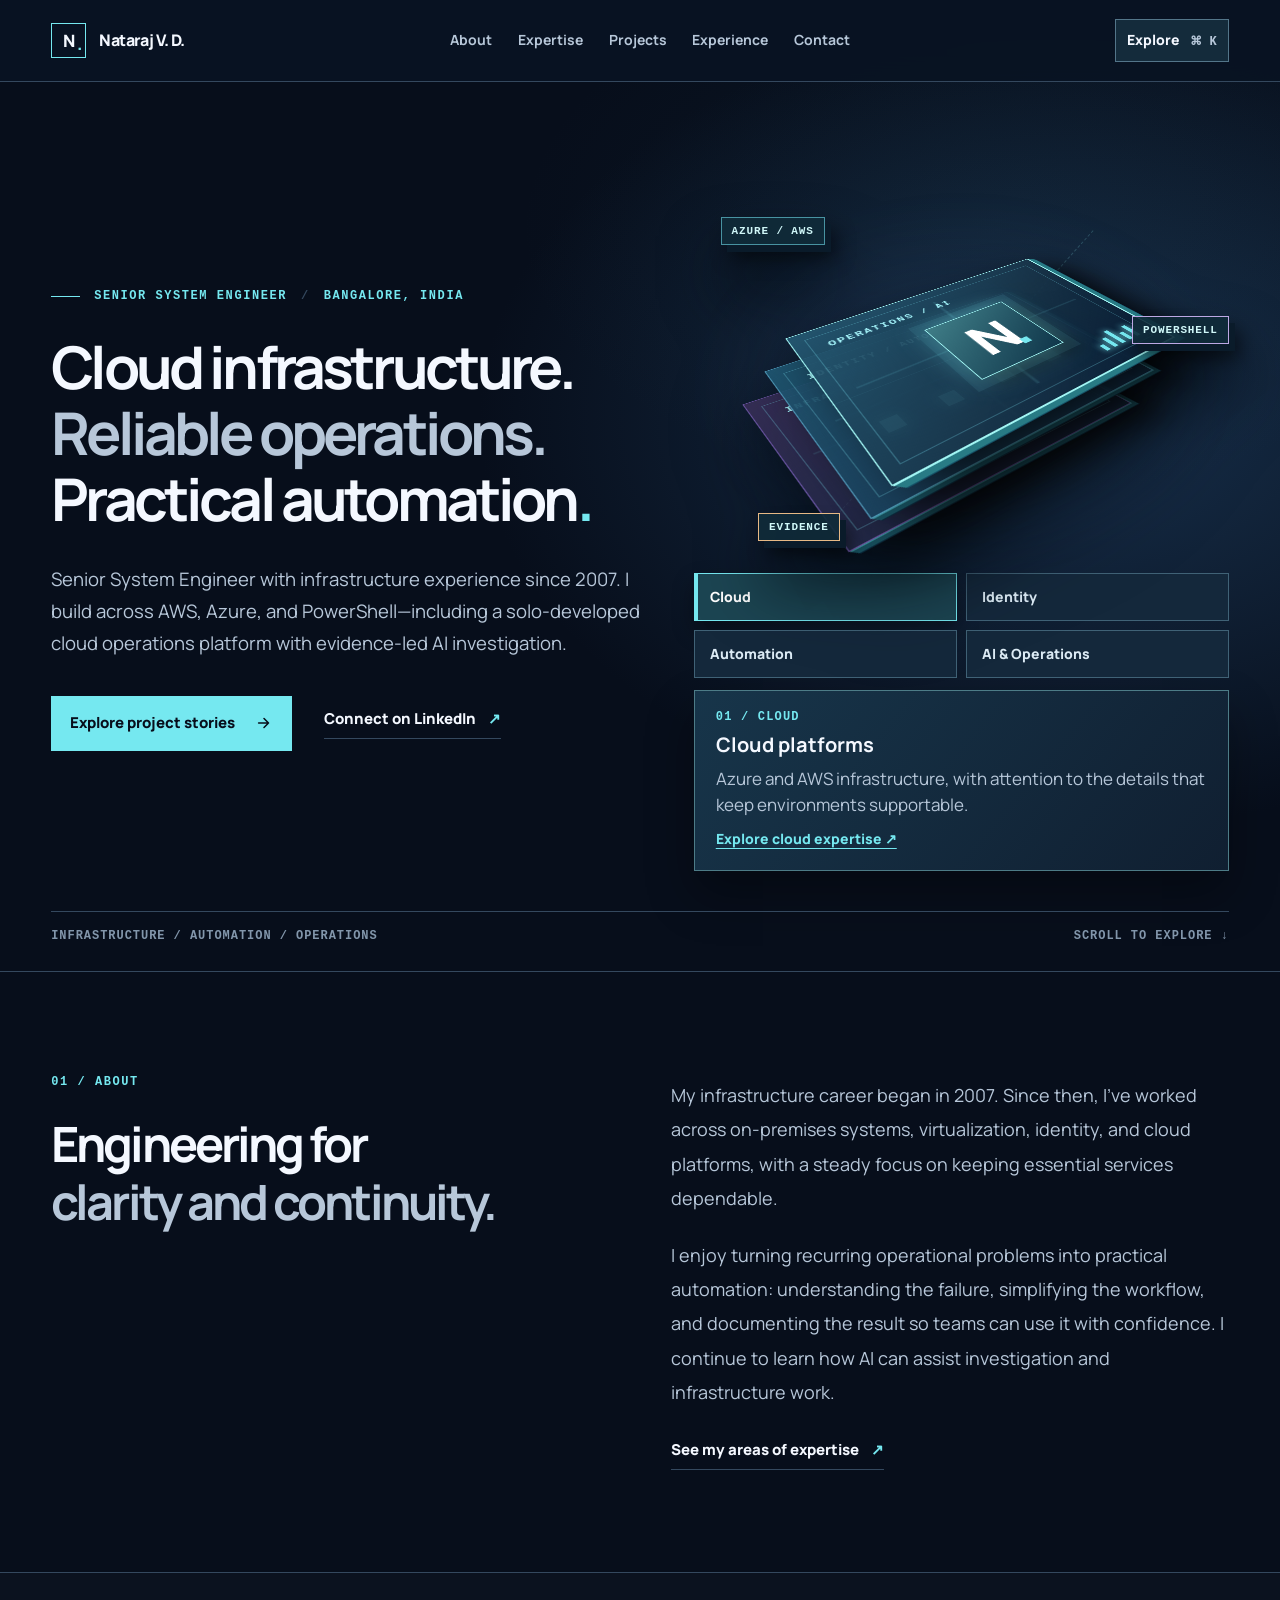
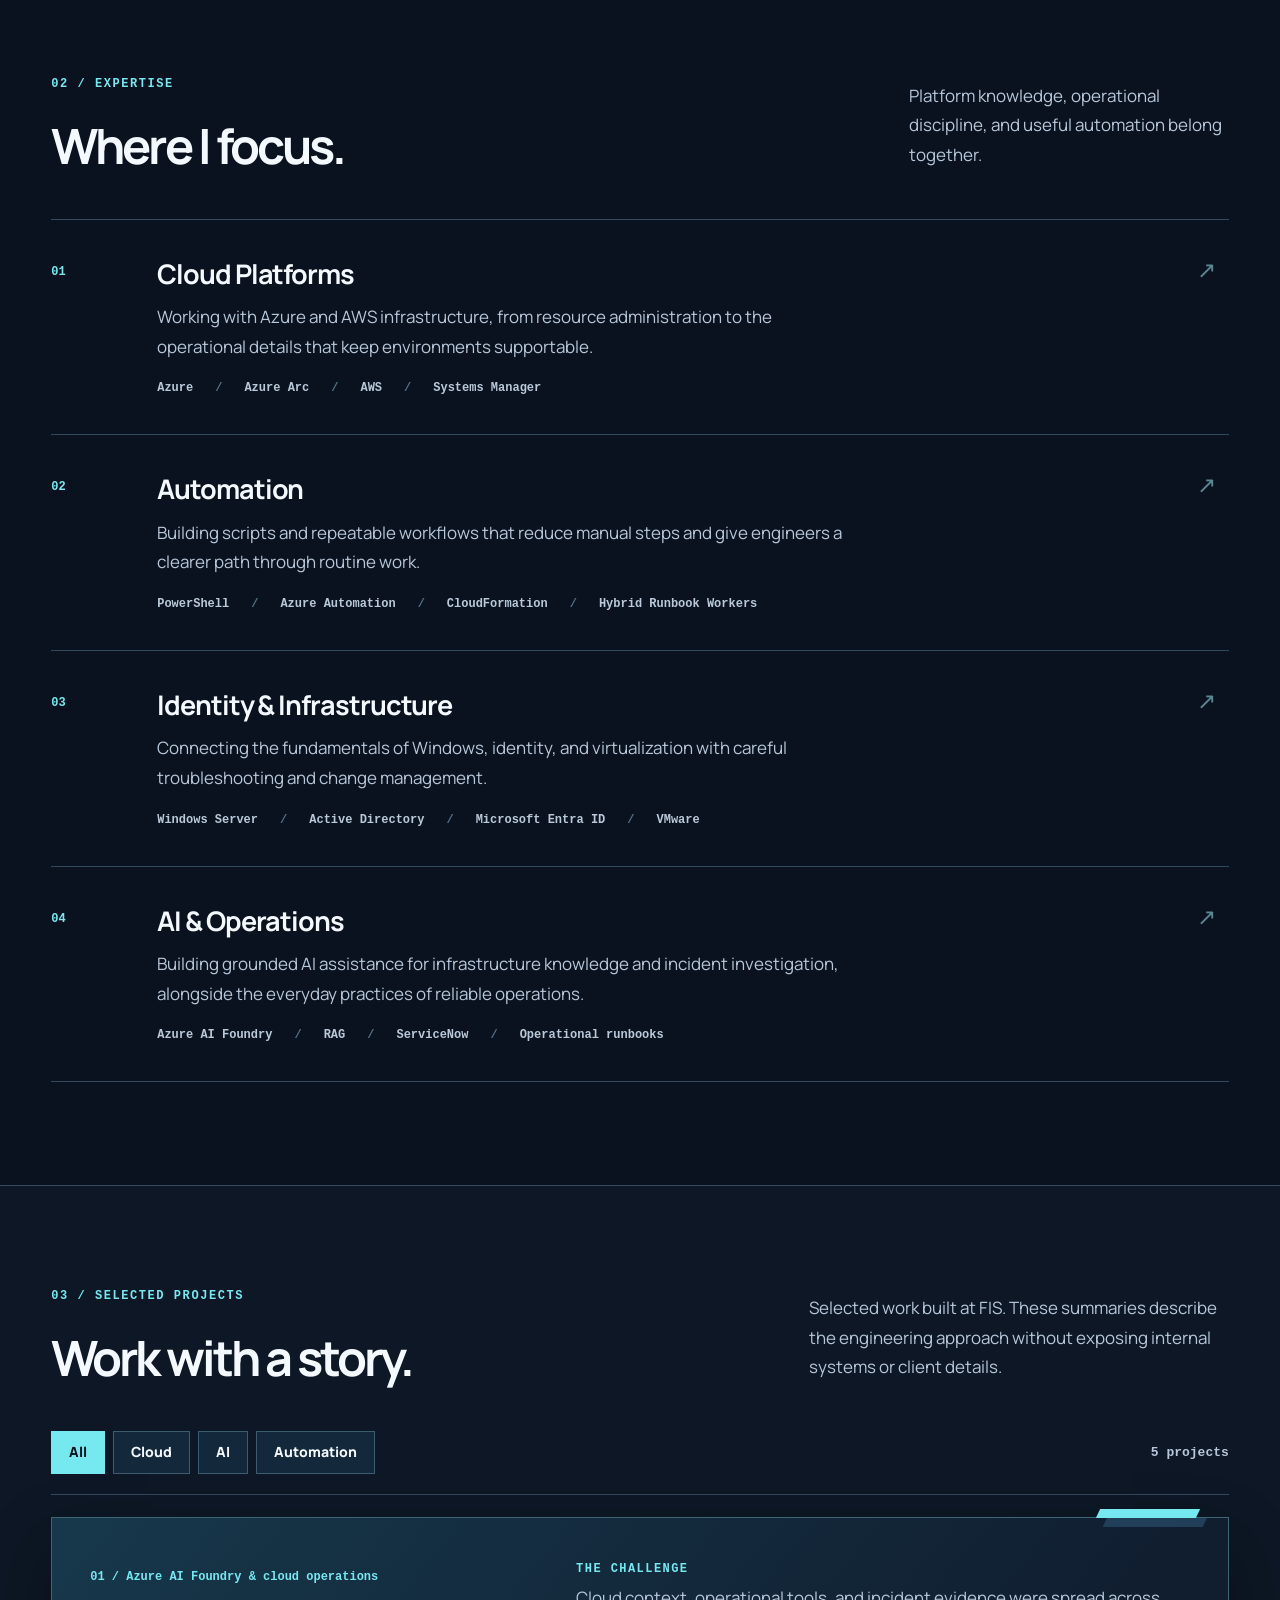
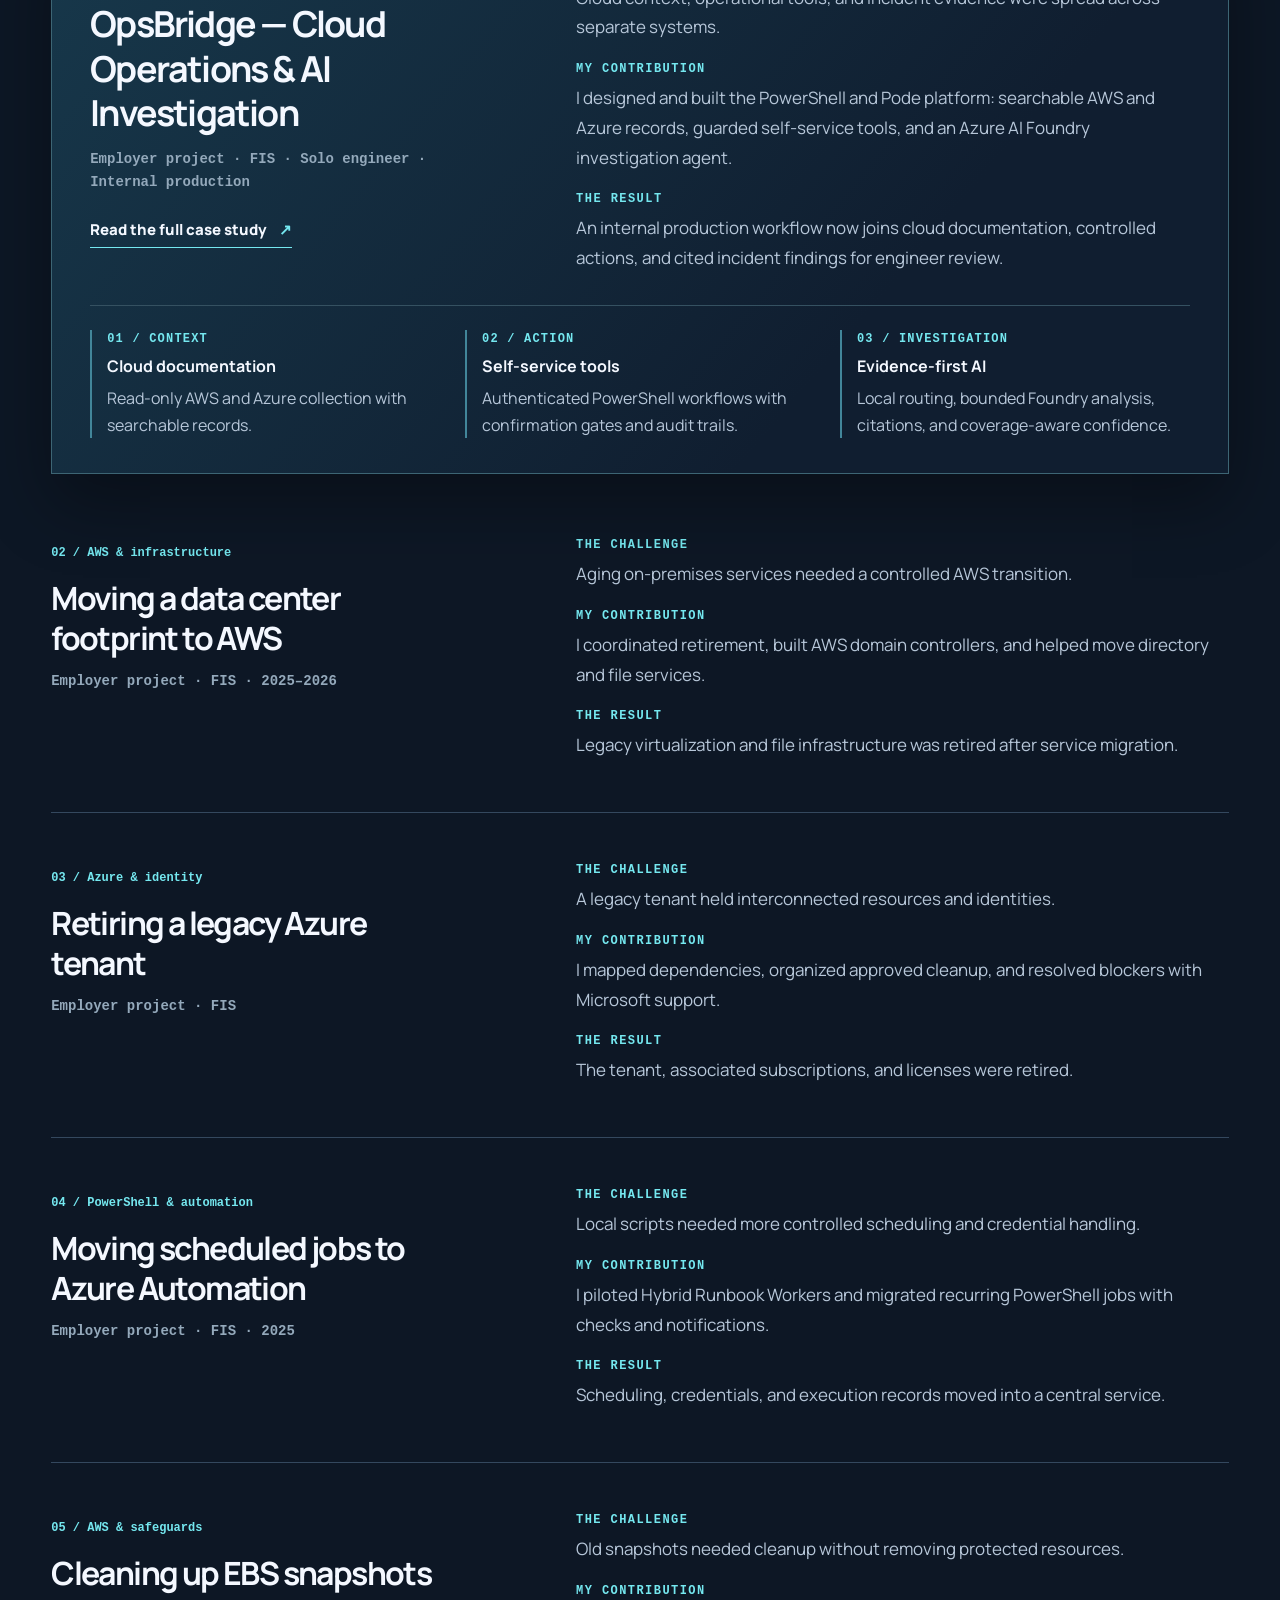
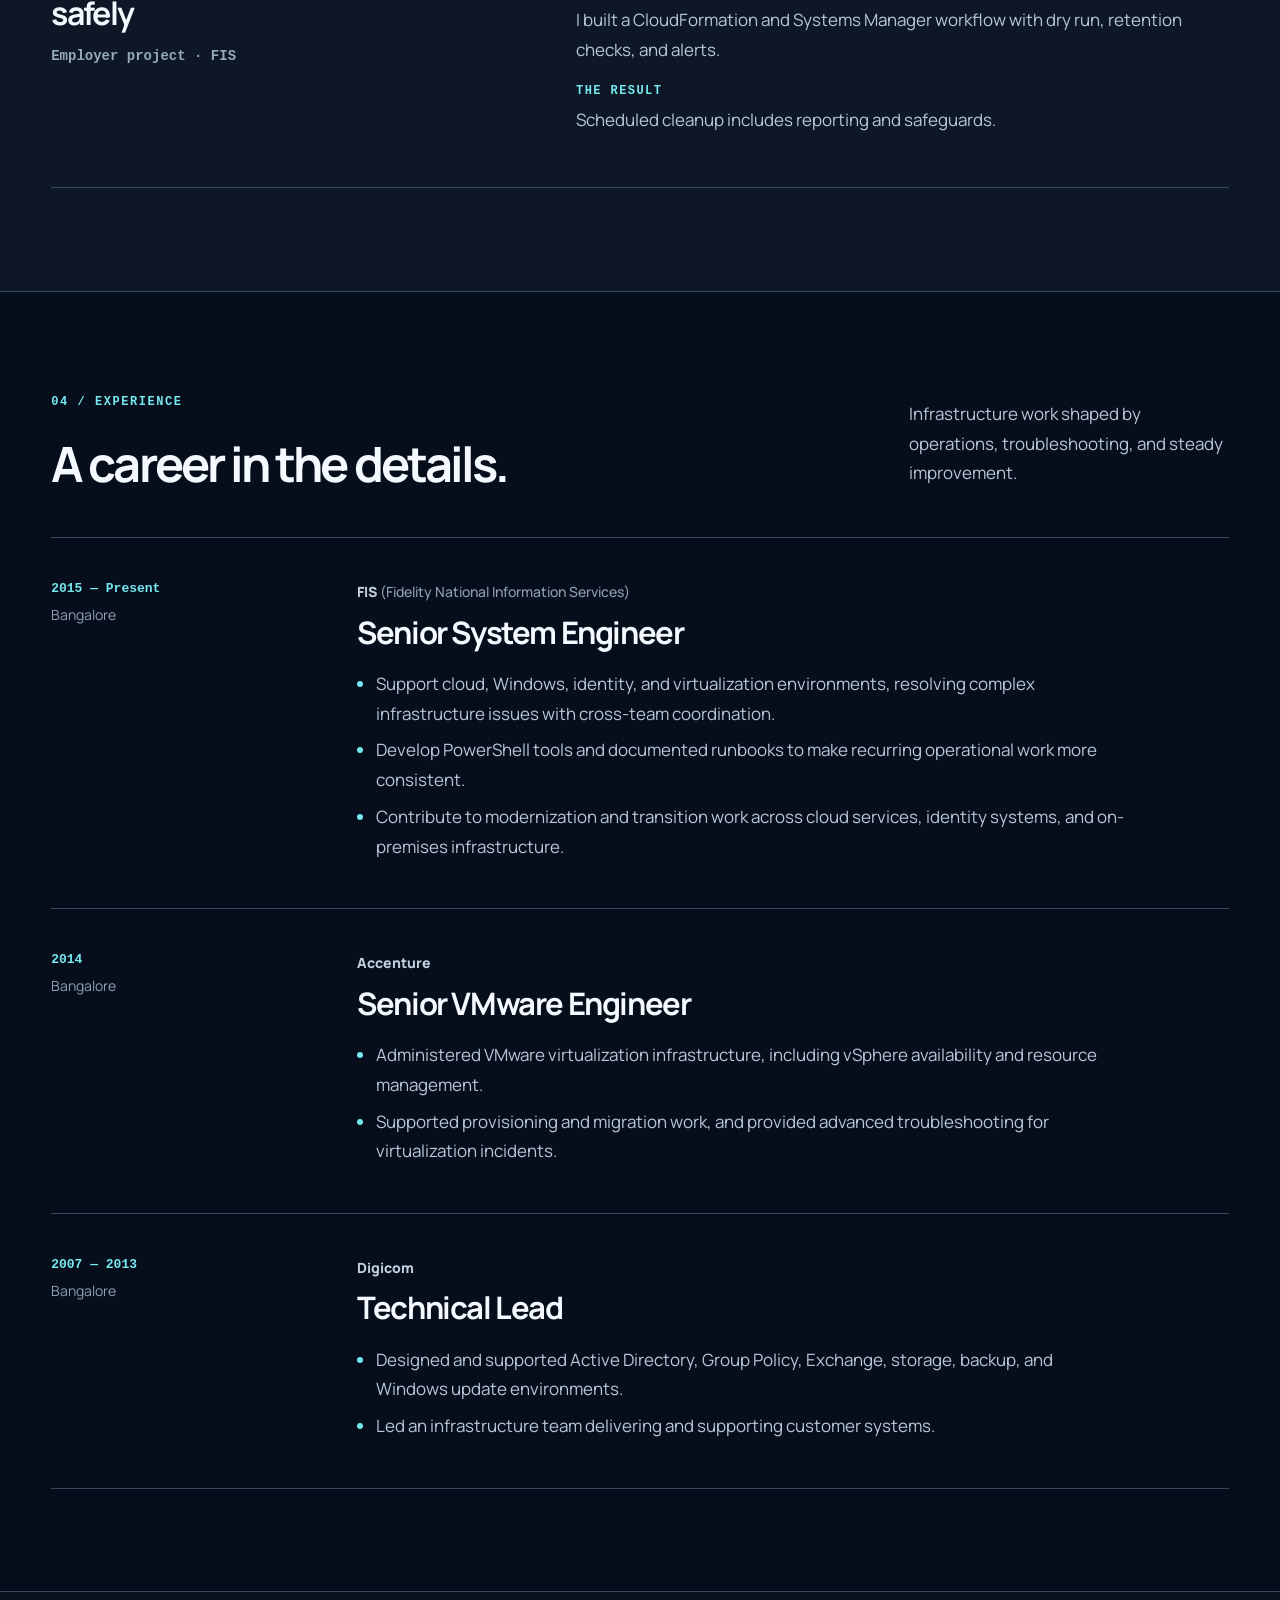
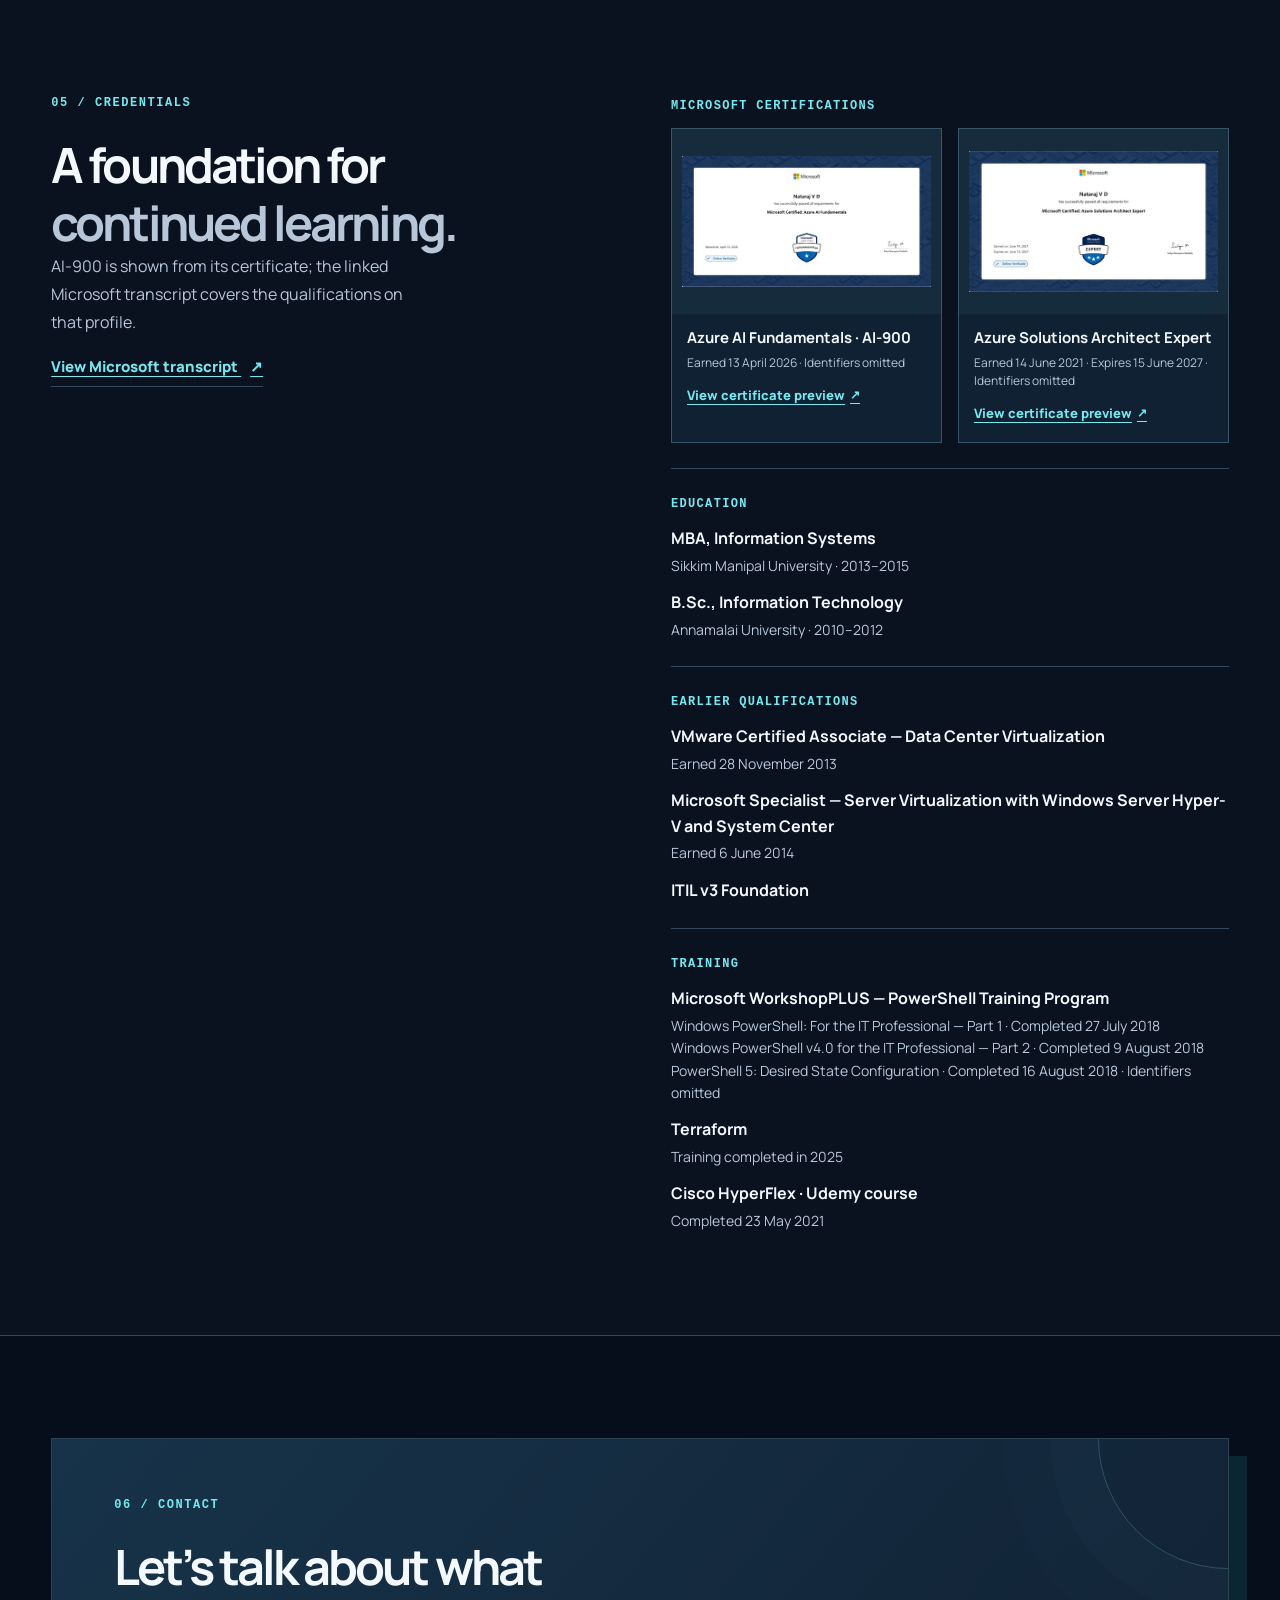
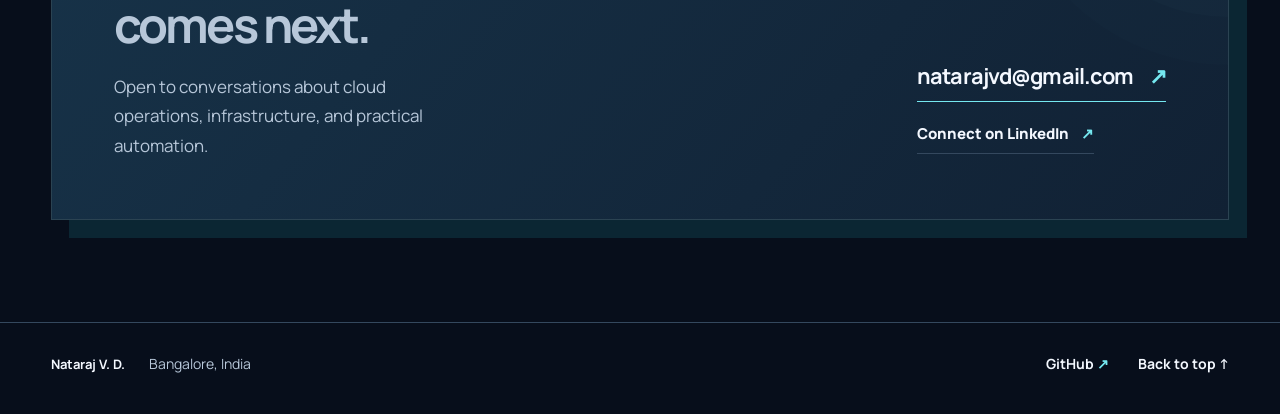
<file: index.html>
<!doctype html>
<html lang="en">
<head>
  <meta charset="utf-8">
  <meta name="viewport" content="width=device-width, initial-scale=1">
  <meta name="theme-color" content="#080D17">
  <meta name="description" content="Nataraj V. D. is a Senior System Engineer in Bangalore. Explore cloud operations, Azure AI Foundry, identity, and automation project stories.">
  <link rel="canonical" href="https://natarajvd.github.io/">
  <link rel="icon" type="image/svg+xml" href="assets/images/favicon.svg">
  <link rel="preload" href="assets/fonts/Manrope-variable.woff2" as="font" type="font/woff2" crossorigin>
  <link rel="stylesheet" href="assets/css/styles.css">
  <link rel="stylesheet" href="assets/css/modern.css">
  <meta property="og:type" content="profile">
  <meta property="og:title" content="Nataraj V. D. — Senior System Engineer">
  <meta property="og:description" content="Cloud infrastructure. Reliable operations. Practical automation.">
  <meta property="og:url" content="https://natarajvd.github.io/">
  <meta property="og:image" content="https://natarajvd.github.io/assets/images/social-preview.png">
  <meta property="og:image:width" content="1200">
  <meta property="og:image:height" content="630">
  <meta property="og:image:alt" content="Nataraj V. D. — cloud infrastructure, reliable operations, practical automation">
  <meta name="twitter:card" content="summary_large_image">
  <title>Nataraj V. D. — Senior System Engineer</title>
  <script type="application/ld+json">{"@context":"https://schema.org","@type":"Person","name":"Nataraj V. D.","jobTitle":"Senior System Engineer","address":{"@type":"PostalAddress","addressLocality":"Bangalore","addressCountry":"IN"},"email":"mailto:natarajvd@gmail.com","url":"https://natarajvd.github.io/","sameAs":["https://www.linkedin.com/in/nataraj-v-d-74077b38/","https://github.com/Natarajvd"]}</script>
  <script src="assets/js/main.js" defer></script>
</head>
<body id="top">
  <a class="skip-link" href="#main">Skip to content</a>
  <header class="site-header">
    <div class="container header-inner">
      <a class="brand" href="#top"><span class="brand-mark" aria-hidden="true">N<span class="brand-dot">.</span></span><span class="brand-name">Nataraj V. D.</span></a>
      <nav class="site-nav" id="site-nav" aria-label="Main navigation">
        <a href="#about">About</a><a href="#expertise">Expertise</a><a href="#projects">Projects</a><a href="#experience">Experience</a><a href="#contact">Contact</a>
      </nav>
      <button class="explore-trigger" type="button" hidden aria-keyshortcuts="Control+K Meta+K">Explore <kbd>⌘ K</kbd></button>
      <button class="menu-toggle" type="button" aria-controls="site-nav" aria-expanded="false" aria-label="Open menu"><span></span><span></span><span></span></button>
    </div>
  </header>

  <main id="main">
    <section class="hero container" aria-labelledby="hero-title">
      <div class="hero-copy">
        <p class="eyebrow hero-eyebrow"><span class="eyebrow-line"></span> Senior System Engineer <span class="eyebrow-separator">/</span> Bangalore, India</p>
        <h1 id="hero-title">Cloud infrastructure.<br><span>Reliable operations.</span><br>Practical automation<span class="accent">.</span></h1>
        <p class="hero-lede">Senior System Engineer with infrastructure experience since 2007. I build across AWS, Azure, and PowerShell—including a solo-developed cloud operations platform with evidence-led AI investigation.</p>
        <div class="hero-actions">
          <a class="button button-primary" href="#projects">Explore project stories <svg viewBox="0 0 20 20" aria-hidden="true"><path d="M4 10h11m-5-5 5 5-5 5"/></svg></a>
          <a class="text-link" href="https://www.linkedin.com/in/nataraj-v-d-74077b38/" target="_blank" rel="noopener noreferrer">Connect on LinkedIn <span aria-hidden="true">↗</span></a>
        </div>
      </div>
      <div class="hero-visual">
        <div class="spatial-object" aria-hidden="true">
          <div class="spatial-halo"></div>
          <div class="spatial-grid"></div>
          <div class="spatial-plate plate-back"><span>INFRASTRUCTURE</span><i></i><i></i><i></i></div>
          <div class="spatial-plate plate-middle"><span>IDENTITY / AUTOMATION</span><div class="plate-circuits"><b></b><b></b><b></b><b></b></div></div>
          <div class="spatial-plate plate-front"><span>OPERATIONS / AI</span><div class="plate-symbol">N<span>.</span></div><div class="plate-signal"><i></i><i></i><i></i><i></i><i></i></div></div>
          <div class="spatial-satellite satellite-one">AZURE / AWS</div>
          <div class="spatial-satellite satellite-two">POWERSHELL</div>
          <div class="spatial-satellite satellite-three">EVIDENCE</div>
          <div class="spatial-axis"></div>
        </div>
        <div class="capability-nodes" role="group" aria-label="Explore areas of expertise"><button type="button" data-capability="cloud" aria-pressed="true">Cloud</button><button type="button" data-capability="identity" aria-pressed="false">Identity</button><button type="button" data-capability="automation" aria-pressed="false">Automation</button><button type="button" data-capability="ai" aria-pressed="false">AI &amp; Operations</button></div>
        <div class="capability-panel" aria-live="polite"><span class="panel-index">01 / CLOUD</span><strong id="capability-title">Cloud platforms</strong><p id="capability-description">Azure and AWS infrastructure, with attention to the details that keep environments supportable.</p><a id="capability-link" href="#expertise">Explore cloud expertise ↗</a></div>
      </div>
      <div class="hero-bottom" aria-hidden="true"><span>Infrastructure / automation / operations</span><span>Scroll to explore ↓</span></div>
    </section>

    <section class="section section-about" id="about" aria-labelledby="about-title">
      <div class="container section-grid">
        <div class="section-intro"><p class="section-number">01 / About</p><h2 id="about-title">Engineering for<br><em>clarity and continuity.</em></h2></div>
        <div class="section-content about-copy"><p>My infrastructure career began in 2007. Since then, I’ve worked across on-premises systems, virtualization, identity, and cloud platforms, with a steady focus on keeping essential services dependable.</p><p>I enjoy turning recurring operational problems into practical automation: understanding the failure, simplifying the workflow, and documenting the result so teams can use it with confidence. I continue to learn how AI can assist investigation and infrastructure work.</p><a class="inline-link" href="#expertise">See my areas of expertise <span aria-hidden="true">↗</span></a></div>
      </div>
    </section>

    <section class="section section-expertise" id="expertise" aria-labelledby="expertise-title">
      <div class="container">
        <div class="section-heading"><div><p class="section-number">02 / Expertise</p><h2 id="expertise-title">Where I focus.</h2></div><p>Platform knowledge, operational discipline, and useful automation belong together.</p></div>
        <div class="expertise-list">
          <article class="expertise-item"><span class="item-index">01</span><div><h3>Cloud Platforms</h3><p>Working with Azure and AWS infrastructure, from resource administration to the operational details that keep environments supportable.</p><ul class="tech-list" aria-label="Selected technologies"><li>Azure</li><li>Azure Arc</li><li>AWS</li><li>Systems Manager</li></ul></div><span class="item-glyph" aria-hidden="true">↗</span></article>
          <article class="expertise-item"><span class="item-index">02</span><div><h3>Automation</h3><p>Building scripts and repeatable workflows that reduce manual steps and give engineers a clearer path through routine work.</p><ul class="tech-list" aria-label="Selected technologies"><li>PowerShell</li><li>Azure Automation</li><li>CloudFormation</li><li>Hybrid Runbook Workers</li></ul></div><span class="item-glyph" aria-hidden="true">↗</span></article>
          <article class="expertise-item"><span class="item-index">03</span><div><h3>Identity &amp; Infrastructure</h3><p>Connecting the fundamentals of Windows, identity, and virtualization with careful troubleshooting and change management.</p><ul class="tech-list" aria-label="Selected technologies"><li>Windows Server</li><li>Active Directory</li><li>Microsoft Entra ID</li><li>VMware</li></ul></div><span class="item-glyph" aria-hidden="true">↗</span></article>
          <article class="expertise-item"><span class="item-index">04</span><div><h3>AI &amp; Operations</h3><p>Building grounded AI assistance for infrastructure knowledge and incident investigation, alongside the everyday practices of reliable operations.</p><ul class="tech-list" aria-label="Selected technologies"><li>Azure AI Foundry</li><li>RAG</li><li>ServiceNow</li><li>Operational runbooks</li></ul></div><span class="item-glyph" aria-hidden="true">↗</span></article>
        </div>
      </div>
    </section>

    <section class="section section-projects" id="projects" aria-labelledby="projects-title">
      <div class="container">
        <div class="section-heading"><div><p class="section-number">03 / Selected projects</p><h2 id="projects-title">Work with a story.</h2></div><p>Selected work built at FIS. These summaries describe the engineering approach without exposing internal systems or client details.</p></div>
        <div class="project-toolbar" hidden><div class="project-filters" role="group" aria-label="Filter project stories"><button type="button" data-filter="all" aria-pressed="true">All</button><button type="button" data-filter="cloud" aria-pressed="false">Cloud</button><button type="button" data-filter="ai" aria-pressed="false">AI</button><button type="button" data-filter="automation" aria-pressed="false">Automation</button></div><p class="project-count" role="status" aria-live="polite">5 projects</p></div>
        <div class="project-stories">
          <article class="project-story project-story-featured" id="cloudops-platform" data-categories="cloud ai automation"><div class="project-side"><span class="item-index">01 / Azure AI Foundry &amp; cloud operations</span><h3>OpsBridge — Cloud Operations &amp; AI Investigation</h3><p class="project-context">Employer project · FIS · Solo engineer · Internal production</p><a class="case-link" href="projects/cloudops-platform/">Read the full case study <span aria-hidden="true">↗</span></a></div><div class="project-narrative"><p><strong>The challenge</strong>Cloud context, operational tools, and incident evidence were spread across separate systems.</p><p><strong>My contribution</strong>I designed and built the PowerShell and Pode platform: searchable AWS and Azure records, guarded self-service tools, and an Azure AI Foundry investigation agent.</p><p><strong>The result</strong>An internal production workflow now joins cloud documentation, controlled actions, and cited incident findings for engineer review.</p></div><div class="platform-pillars" role="group" aria-label="Platform capabilities"><div><span>01 / Context</span><strong>Cloud documentation</strong><p>Read-only AWS and Azure collection with searchable records.</p></div><div><span>02 / Action</span><strong>Self-service tools</strong><p>Authenticated PowerShell workflows with confirmation gates and audit trails.</p></div><div><span>03 / Investigation</span><strong>Evidence-first AI</strong><p>Local routing, bounded Foundry analysis, citations, and coverage-aware confidence.</p></div></div></article>
          <article class="project-story" id="aws-data-center" data-categories="cloud"><div class="project-side"><span class="item-index">02 / AWS &amp; infrastructure</span><h3>Moving a data center footprint to AWS</h3><p class="project-context">Employer project · FIS · 2025–2026</p></div><div class="project-narrative"><p><strong>The challenge</strong>Aging on-premises services needed a controlled AWS transition.</p><p><strong>My contribution</strong>I coordinated retirement, built AWS domain controllers, and helped move directory and file services.</p><p><strong>The result</strong>Legacy virtualization and file infrastructure was retired after service migration.</p></div></article>
          <article class="project-story" id="azure-tenant-retirement" data-categories="cloud"><div class="project-side"><span class="item-index">03 / Azure &amp; identity</span><h3>Retiring a legacy Azure tenant</h3><p class="project-context">Employer project · FIS</p></div><div class="project-narrative"><p><strong>The challenge</strong>A legacy tenant held interconnected resources and identities.</p><p><strong>My contribution</strong>I mapped dependencies, organized approved cleanup, and resolved blockers with Microsoft support.</p><p><strong>The result</strong>The tenant, associated subscriptions, and licenses were retired.</p></div></article>
          <article class="project-story" id="azure-automation-jobs" data-categories="automation"><div class="project-side"><span class="item-index">04 / PowerShell &amp; automation</span><h3>Moving scheduled jobs to Azure Automation</h3><p class="project-context">Employer project · FIS · 2025</p></div><div class="project-narrative"><p><strong>The challenge</strong>Local scripts needed more controlled scheduling and credential handling.</p><p><strong>My contribution</strong>I piloted Hybrid Runbook Workers and migrated recurring PowerShell jobs with checks and notifications.</p><p><strong>The result</strong>Scheduling, credentials, and execution records moved into a central service.</p></div></article>
          <article class="project-story" id="ebs-snapshot-cleanup" data-categories="cloud automation"><div class="project-side"><span class="item-index">05 / AWS &amp; safeguards</span><h3>Cleaning up EBS snapshots safely</h3><p class="project-context">Employer project · FIS</p></div><div class="project-narrative"><p><strong>The challenge</strong>Old snapshots needed cleanup without removing protected resources.</p><p><strong>My contribution</strong>I built a CloudFormation and Systems Manager workflow with dry run, retention checks, and alerts.</p><p><strong>The result</strong>Scheduled cleanup includes reporting and safeguards.</p></div></article>
        </div>
      </div>
    </section>

    <section class="section section-experience" id="experience" aria-labelledby="experience-title">
      <div class="container">
        <div class="section-heading"><div><p class="section-number">04 / Experience</p><h2 id="experience-title">A career in the details.</h2></div><p>Infrastructure work shaped by operations, troubleshooting, and steady improvement.</p></div>
        <div class="timeline">
          <article class="role"><div class="role-meta"><span class="role-period">2015 — Present</span><span class="role-location">Bangalore</span></div><div class="role-body"><p class="role-company">FIS <span>(Fidelity National Information Services)</span></p><h3>Senior System Engineer</h3><ul><li>Support cloud, Windows, identity, and virtualization environments, resolving complex infrastructure issues with cross-team coordination.</li><li>Develop PowerShell tools and documented runbooks to make recurring operational work more consistent.</li><li>Contribute to modernization and transition work across cloud services, identity systems, and on-premises infrastructure.</li></ul></div></article>
          <article class="role"><div class="role-meta"><span class="role-period">2014</span><span class="role-location">Bangalore</span></div><div class="role-body"><p class="role-company">Accenture</p><h3>Senior VMware Engineer</h3><ul><li>Administered VMware virtualization infrastructure, including vSphere availability and resource management.</li><li>Supported provisioning and migration work, and provided advanced troubleshooting for virtualization incidents.</li></ul></div></article>
          <article class="role"><div class="role-meta"><span class="role-period">2007 — 2013</span><span class="role-location">Bangalore</span></div><div class="role-body"><p class="role-company">Digicom</p><h3>Technical Lead</h3><ul><li>Designed and supported Active Directory, Group Policy, Exchange, storage, backup, and Windows update environments.</li><li>Led an infrastructure team delivering and supporting customer systems.</li></ul></div></article>
        </div>
      </div>
    </section>

    <section class="section section-credentials" id="credentials" aria-labelledby="credentials-title">
      <div class="container section-grid">
        <div class="section-intro"><p class="section-number">05 / Credentials</p><h2 id="credentials-title">A foundation for<br><em>continued learning.</em></h2><p class="credential-note">AI-900 is shown from its certificate; the linked Microsoft transcript covers the qualifications on that profile.</p><a class="inline-link" href="https://learn.microsoft.com/en-us/users/natarajvd-0562/transcript/7oqwt6nk904jzgv" target="_blank" rel="noopener noreferrer">View Microsoft transcript <span aria-hidden="true">↗</span></a></div>
        <div class="section-content credential-groups">
          <div class="credential-group"><h3>Microsoft certifications</h3><div class="certificate-grid">
            <figure class="certificate-preview"><img src="assets/images/certificates/azure-ai-fundamentals.jpg" alt="Sanitized preview of Microsoft Certified Azure AI Fundamentals certificate" width="1100" height="578" loading="lazy"><figcaption><strong>Azure AI Fundamentals · AI-900</strong><span>Earned 13 April 2026 · Identifiers omitted</span><a href="assets/images/certificates/azure-ai-fundamentals.jpg" target="_blank" rel="noopener noreferrer" aria-label="View certificate preview — Azure AI Fundamentals, opens in a new tab">View certificate preview <span aria-hidden="true">↗</span></a></figcaption></figure>
            <figure class="certificate-preview"><img src="assets/images/certificates/azure-solutions-architect.jpg" alt="Sanitized preview of Microsoft Certified Azure Solutions Architect Expert certificate" width="1100" height="623" loading="lazy"><figcaption><strong>Azure Solutions Architect Expert</strong><span>Earned 14 June 2021 · Expires 15 June 2027 · Identifiers omitted</span><a href="assets/images/certificates/azure-solutions-architect.jpg" target="_blank" rel="noopener noreferrer" aria-label="View certificate preview — Azure Solutions Architect Expert, opens in a new tab">View certificate preview <span aria-hidden="true">↗</span></a></figcaption></figure>
          </div></div>
          <div class="credential-group"><h3>Education</h3><p><strong>MBA, Information Systems</strong><span>Sikkim Manipal University · 2013–2015</span></p><p><strong>B.Sc., Information Technology</strong><span>Annamalai University · 2010–2012</span></p></div>
          <div class="credential-group"><h3>Earlier qualifications</h3><p><strong>VMware Certified Associate — Data Center Virtualization</strong><span>Earned 28 November 2013</span></p><p><strong>Microsoft Specialist — Server Virtualization with Windows Server Hyper-V and System Center</strong><span>Earned 6 June 2014</span></p><p><strong>ITIL v3 Foundation</strong></p></div>
          <div class="credential-group"><h3>Training</h3><p><strong>Microsoft WorkshopPLUS — PowerShell Training Program</strong><span>Windows PowerShell: For the IT Professional — Part 1 · Completed 27 July 2018<br>Windows PowerShell v4.0 for the IT Professional — Part 2 · Completed 9 August 2018<br>PowerShell 5: Desired State Configuration · Completed 16 August 2018 · Identifiers omitted</span></p><p><strong>Terraform</strong><span>Training completed in 2025</span></p><p><strong>Cisco HyperFlex · Udemy course</strong><span>Completed 23 May 2021</span></p></div>
        </div>
      </div>
    </section>

    <section class="section section-contact" id="contact" aria-labelledby="contact-title">
      <div class="container contact-panel"><div><p class="section-number">06 / Contact</p><h2 id="contact-title">Let’s talk about what<br><em>comes next.</em></h2><p>Open to conversations about cloud operations, infrastructure, and practical automation.</p></div><div class="contact-actions"><a class="contact-email" href="mailto:natarajvd@gmail.com">natarajvd@gmail.com <span aria-hidden="true">↗</span></a><a class="inline-link" href="https://www.linkedin.com/in/nataraj-v-d-74077b38/" target="_blank" rel="noopener noreferrer">Connect on LinkedIn <span aria-hidden="true">↗</span></a></div></div>
    </section>
  </main>

  <footer class="site-footer"><div class="container footer-inner"><div><strong>Nataraj V. D.</strong><span>Bangalore, India</span></div><div class="footer-links"><a href="https://github.com/Natarajvd" target="_blank" rel="noopener noreferrer">GitHub <span aria-hidden="true">↗</span></a><a href="#top">Back to top ↑</a></div></div></footer>
  <dialog class="explore-dialog" aria-labelledby="explore-title"><div class="dialog-header"><div><span class="section-number">Quick navigation</span><h2 id="explore-title">Explore the portfolio</h2></div><button class="dialog-close" type="button" aria-label="Close explore dialog">✕</button></div><label for="explore-search">Find a section or project</label><input id="explore-search" type="search" autocomplete="off" placeholder="Search projects, skills, experience…"><p class="search-hint">Use ↑ ↓ to choose, Enter to open, Esc to close</p><p class="visually-hidden explore-status" role="status" aria-live="polite"></p><div class="explore-results" id="explore-results"></div><p class="explore-empty" hidden>No matching sections or projects.</p></dialog>
</body>
</html>
</file>
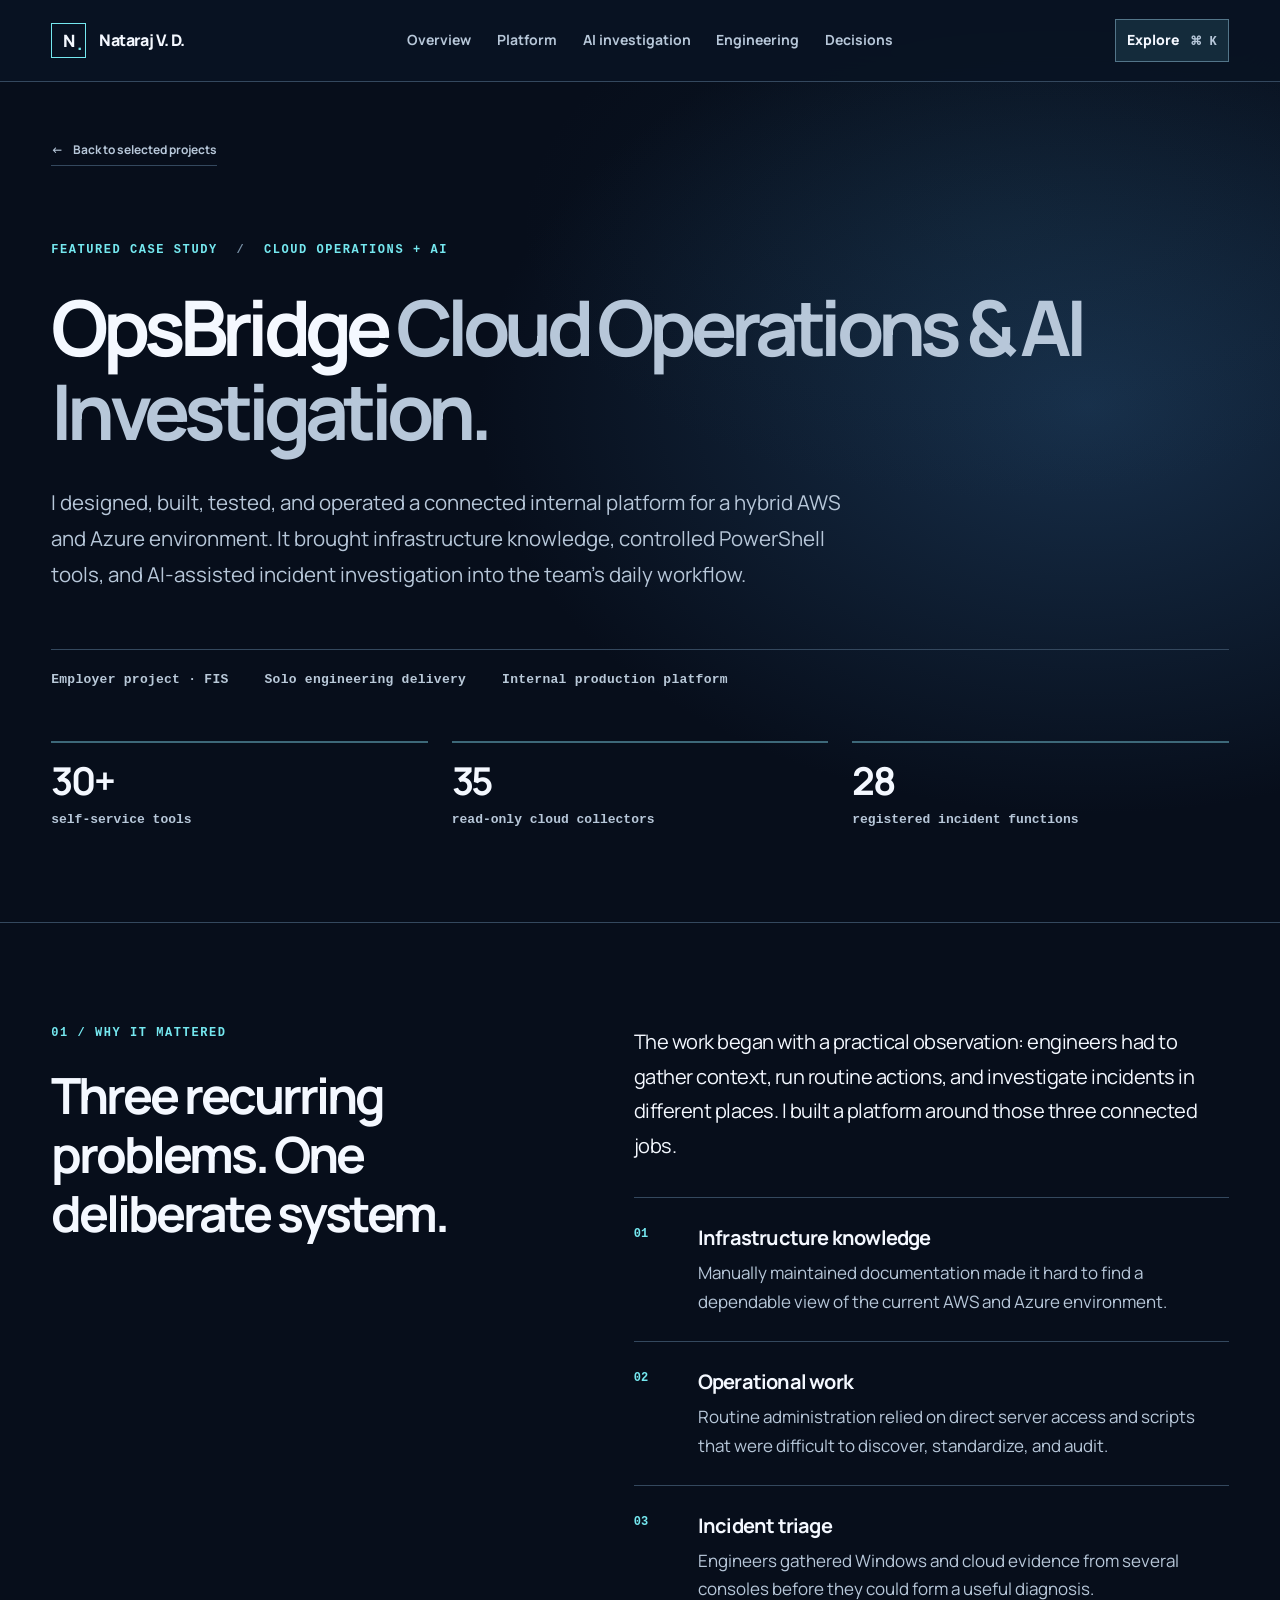
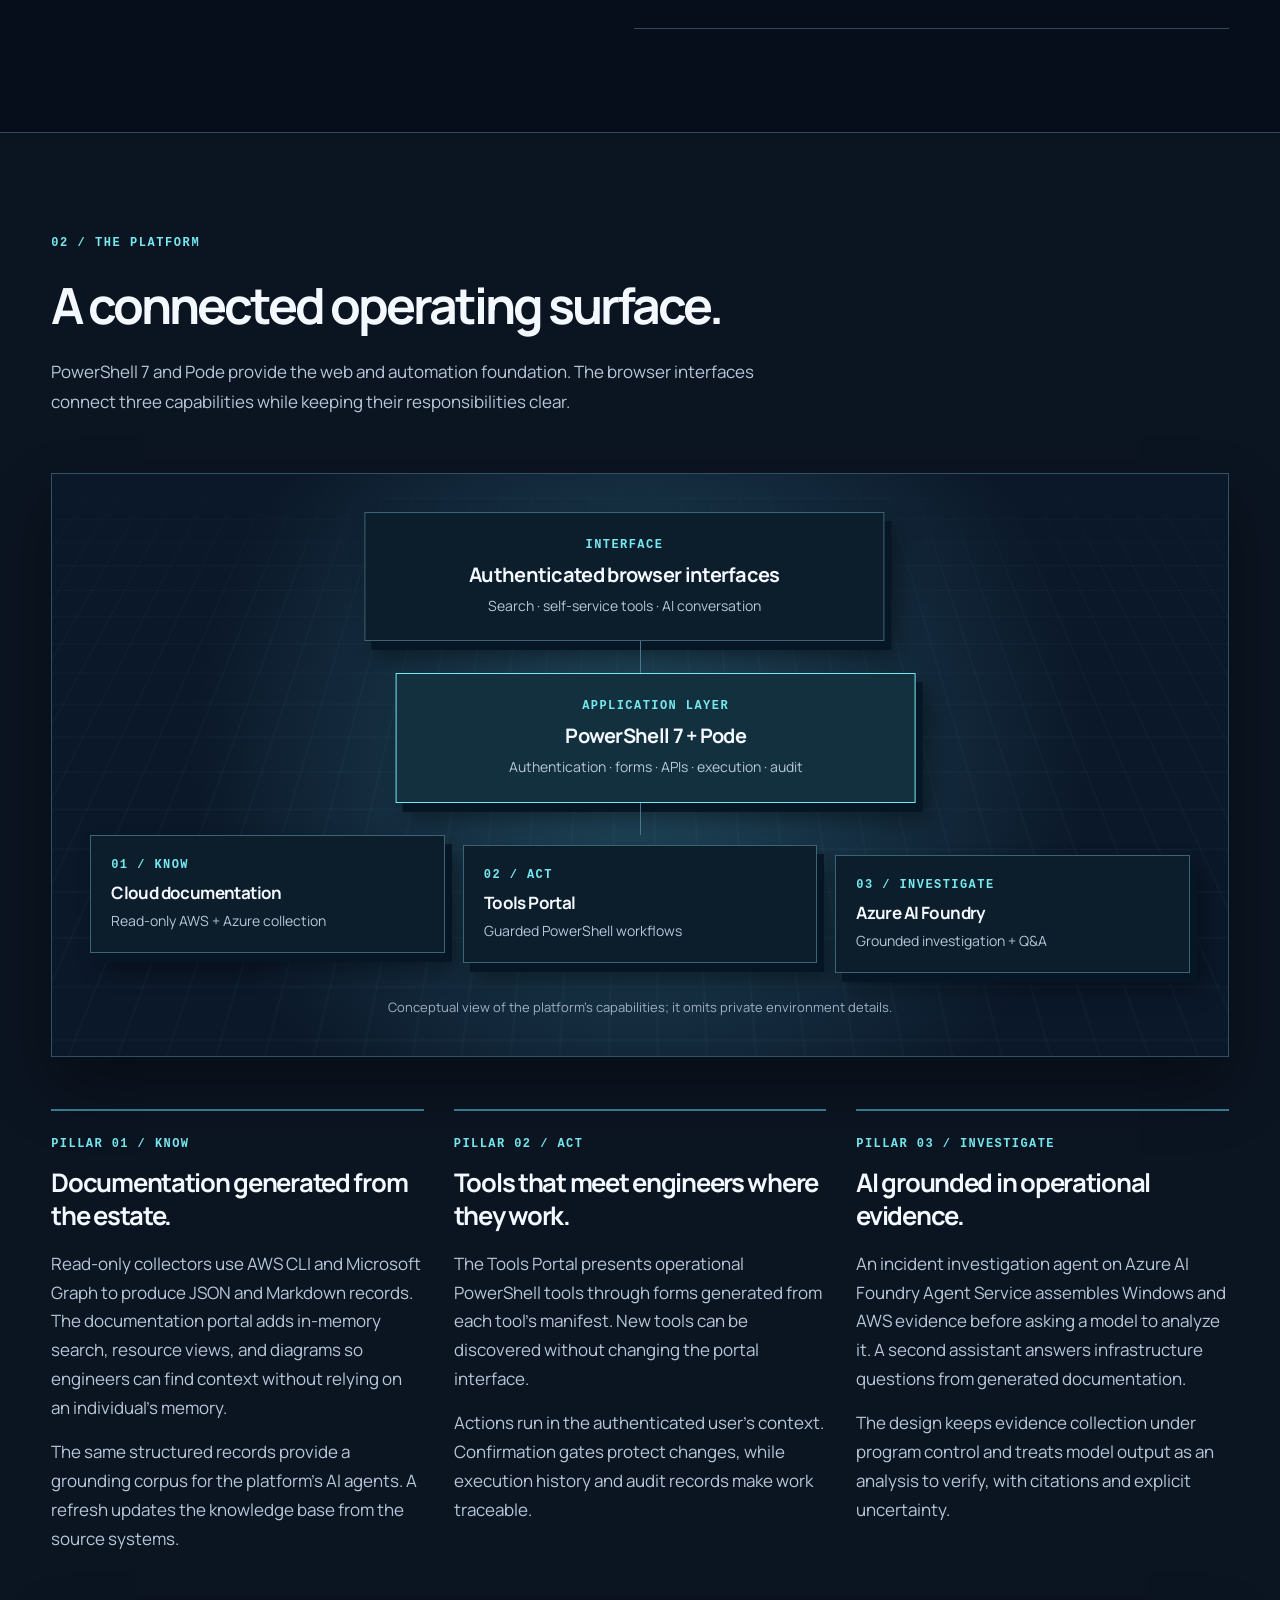
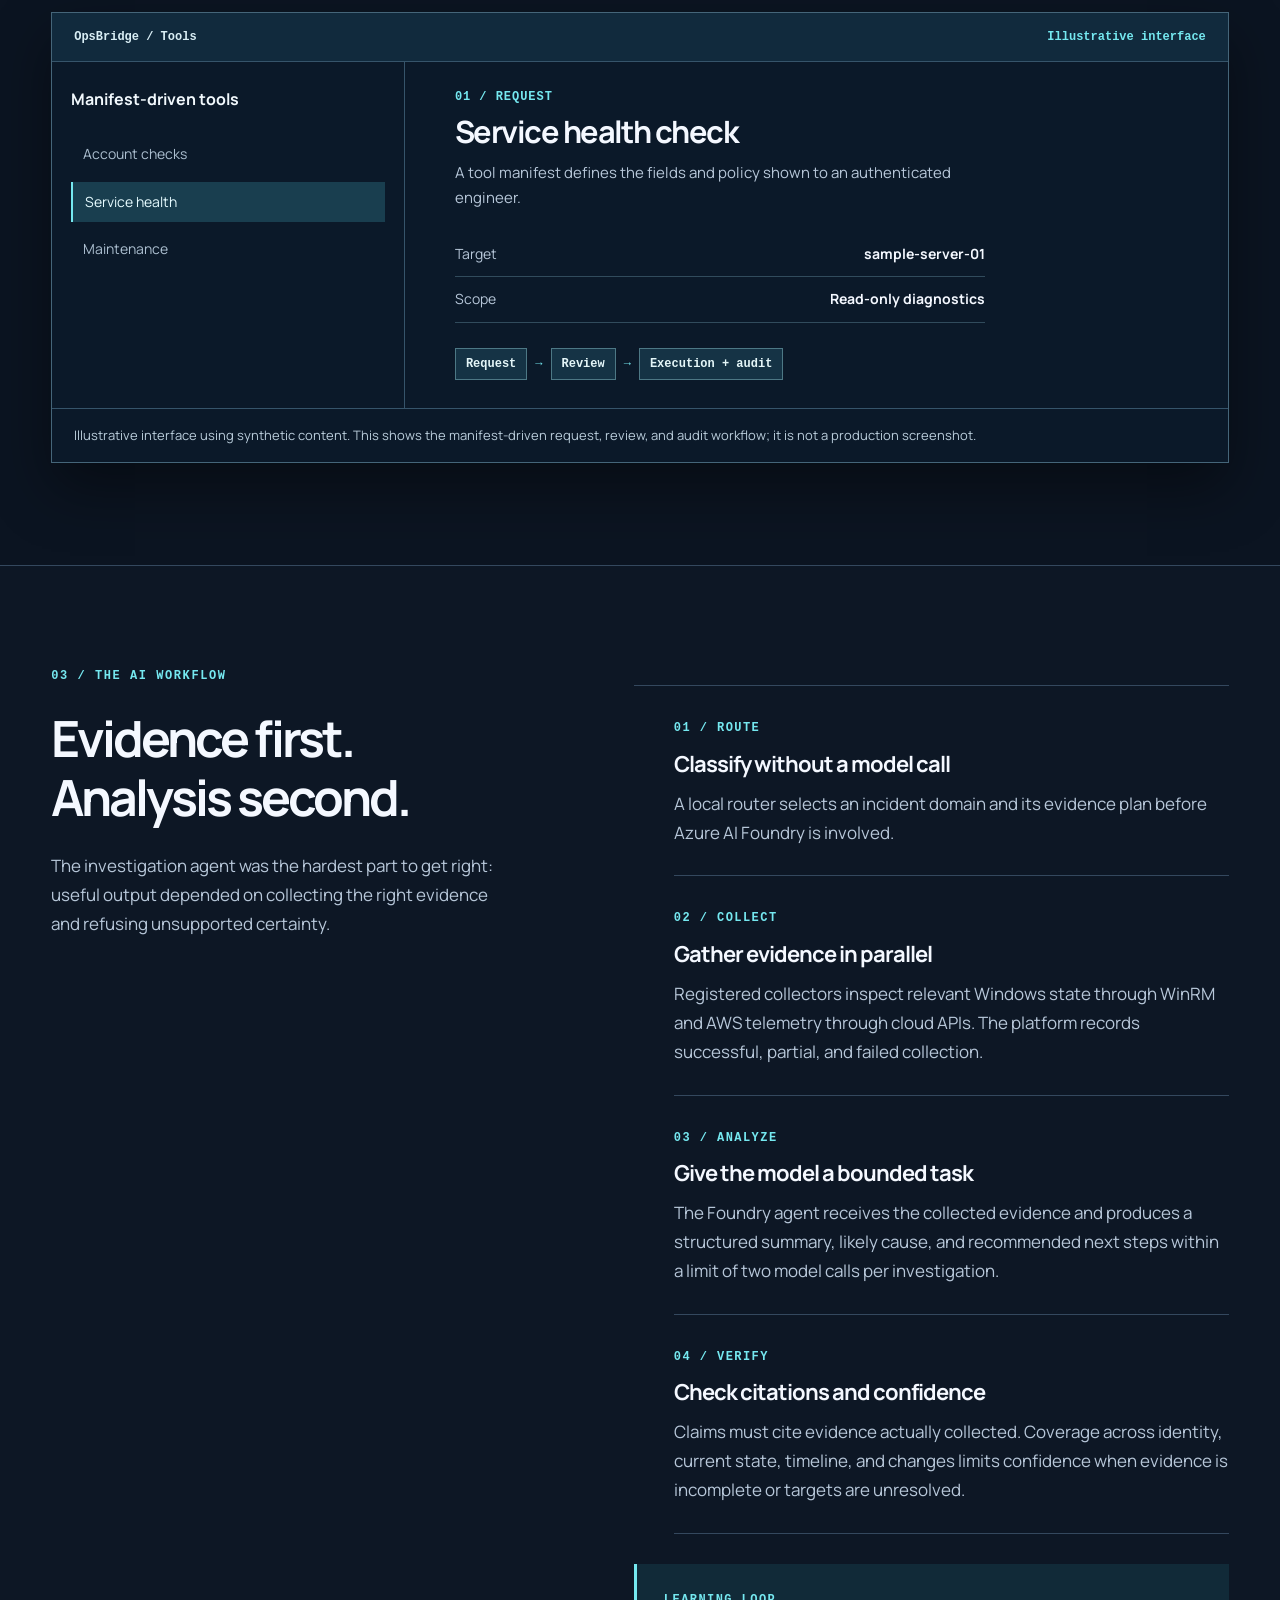
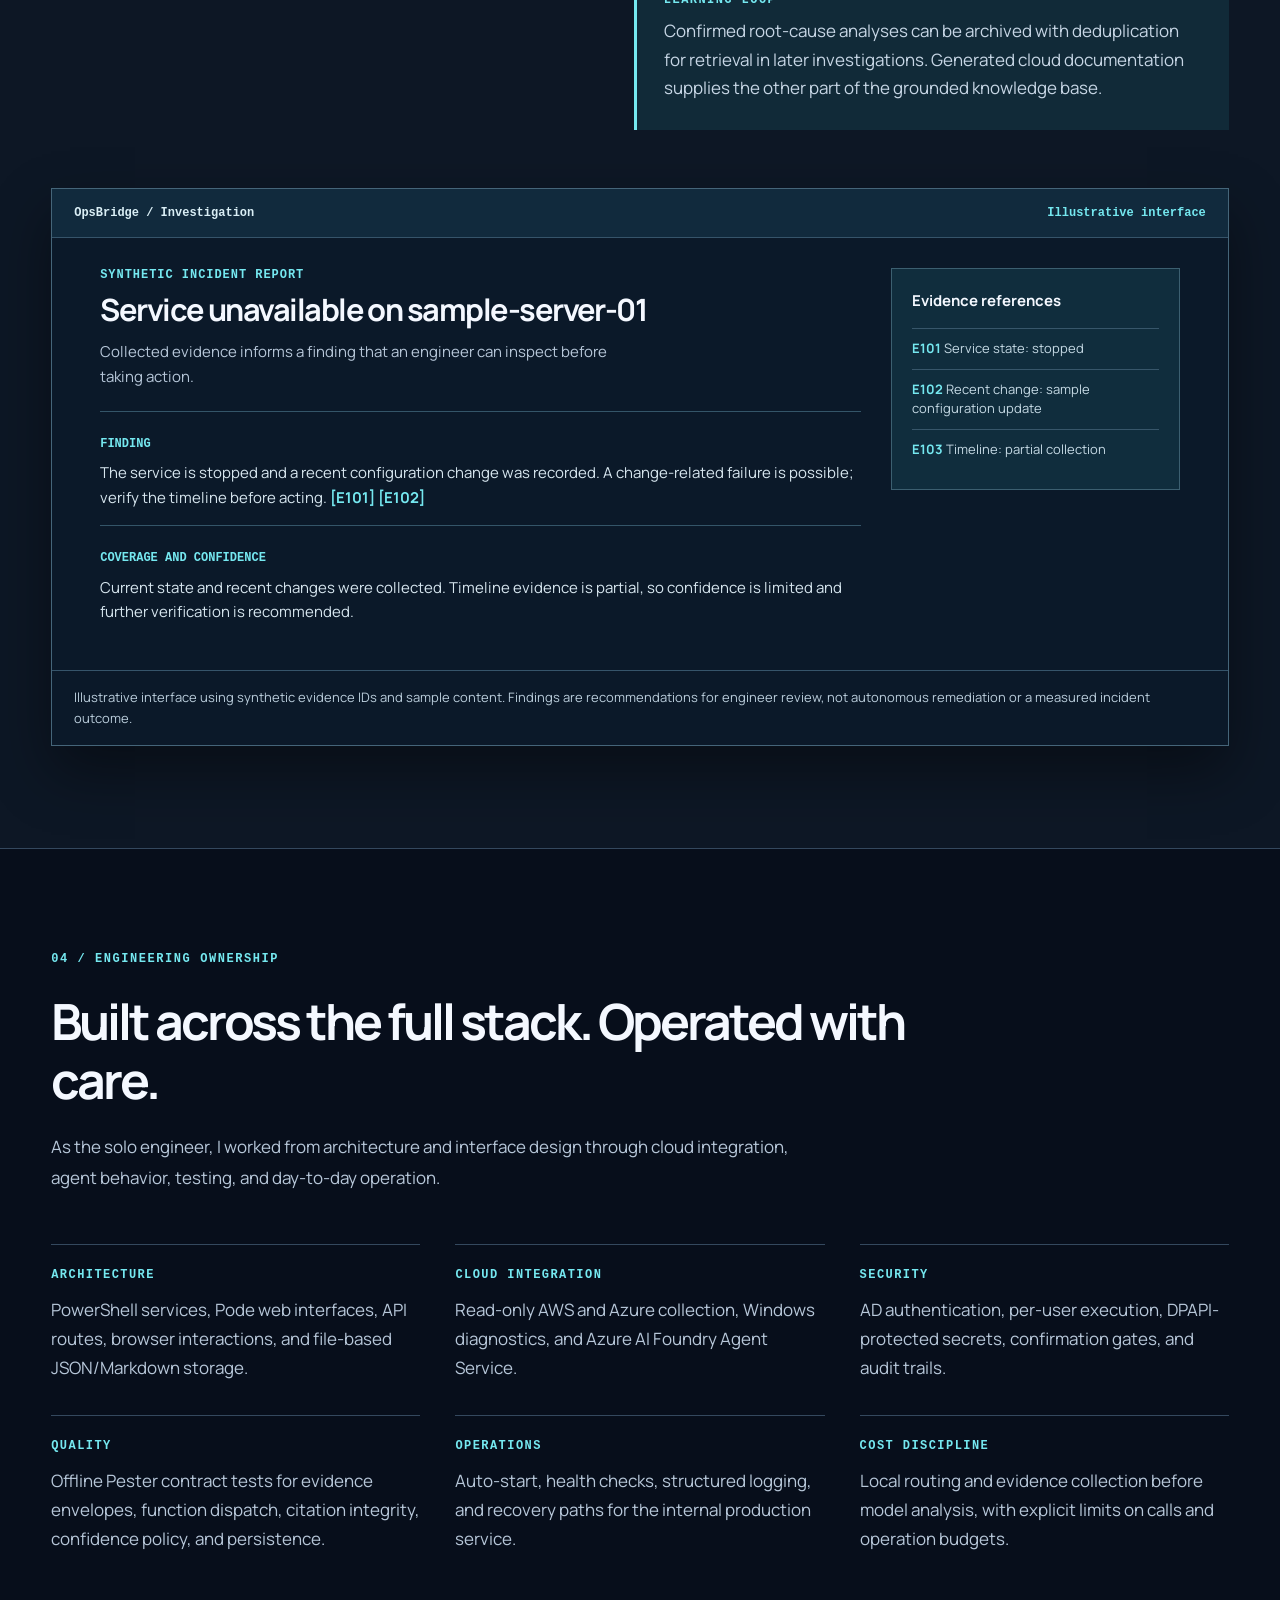
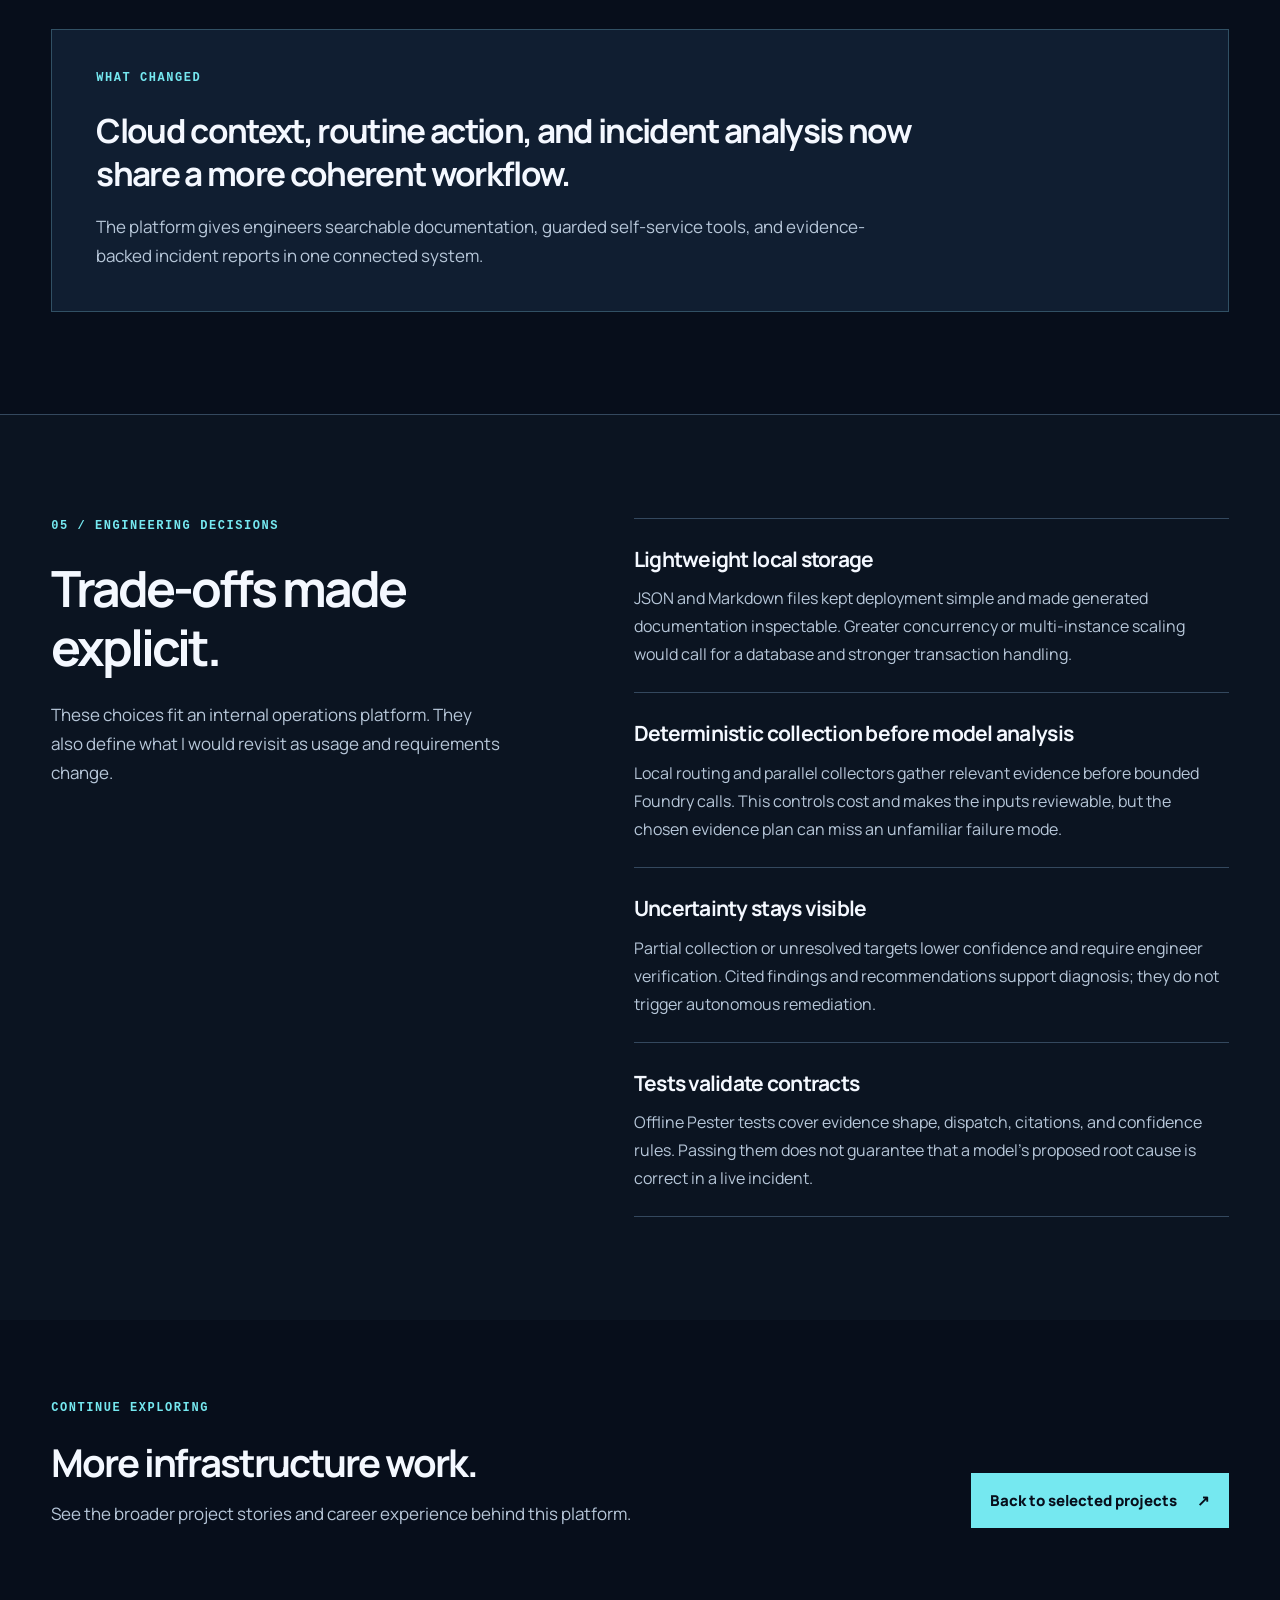
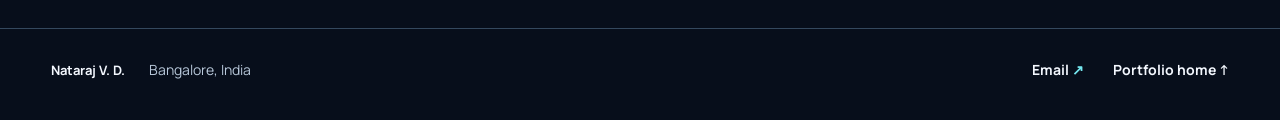
<file: projects/cloudops-platform/index.html>
<!doctype html>
<html lang="en">
<head>
  <meta charset="utf-8">
  <meta name="viewport" content="width=device-width, initial-scale=1">
  <meta name="theme-color" content="#080D17">
  <meta name="description" content="How Nataraj V. D. solo-built OpsBridge, an internal production cloud operations platform for AWS and Azure documentation, guarded PowerShell tools, and evidence-led AI investigation.">
  <link rel="canonical" href="https://natarajvd.github.io/projects/cloudops-platform/">
  <link rel="icon" type="image/svg+xml" href="../../assets/images/favicon.svg">
  <link rel="preload" href="../../assets/fonts/Manrope-variable.woff2" as="font" type="font/woff2" crossorigin>
  <link rel="stylesheet" href="../../assets/css/styles.css">
  <link rel="stylesheet" href="../../assets/css/case-study.css">
  <link rel="stylesheet" href="../../assets/css/modern.css">
  <meta property="og:type" content="article">
  <meta property="og:title" content="OpsBridge — Cloud Operations &amp; AI Investigation — Nataraj V. D.">
  <meta property="og:description" content="A solo-built platform connecting cloud documentation, safer operations, and evidence-led AI incident investigation.">
  <meta property="og:url" content="https://natarajvd.github.io/projects/cloudops-platform/">
  <meta property="og:image" content="https://natarajvd.github.io/assets/images/social-preview.png">
  <meta property="og:image:alt" content="Nataraj V. D. — cloud infrastructure, reliable operations, practical automation">
  <meta name="twitter:card" content="summary_large_image">
  <title>OpsBridge — Cloud Operations &amp; AI Investigation — Nataraj V. D.</title>
  <script src="../../assets/js/main.js" defer></script>
</head>
<body id="top">
  <div class="reading-progress" aria-hidden="true"></div>
  <a class="skip-link" href="#main">Skip to content</a>
  <header class="site-header">
    <div class="container header-inner">
      <a class="brand" href="../../index.html"><span class="brand-mark" aria-hidden="true">N<span class="brand-dot">.</span></span><span class="brand-name">Nataraj V. D.</span></a>
      <nav class="site-nav" id="site-nav" aria-label="Case study navigation">
        <a href="#overview">Overview</a><a href="#platform">Platform</a><a href="#investigation">AI investigation</a><a href="#engineering">Engineering</a><a href="#decisions">Decisions</a>
      </nav>
      <button class="explore-trigger" type="button" hidden aria-keyshortcuts="Control+K Meta+K">Explore <kbd>⌘ K</kbd></button>
      <button class="menu-toggle" type="button" aria-controls="site-nav" aria-expanded="false" aria-label="Open menu"><span></span><span></span><span></span></button>
    </div>
  </header>

  <main id="main">
    <article>
      <section class="case-hero container" aria-labelledby="case-title">
        <a class="case-back" href="../../index.html#projects"><span aria-hidden="true">←</span> Back to selected projects</a>
        <p class="eyebrow">Featured case study <span class="case-eyebrow-divider">/</span> Cloud operations + AI</p>
        <h1 id="case-title">OpsBridge <span>Cloud Operations &amp; AI Investigation.</span></h1>
        <p class="case-lede">I designed, built, tested, and operated a connected internal platform for a hybrid AWS and Azure environment. It brought infrastructure knowledge, controlled PowerShell tools, and AI-assisted incident investigation into the team's daily workflow.</p>
        <div class="case-hero-bottom"><span>Employer project · FIS</span><span>Solo engineering delivery</span><span>Internal production platform</span></div>
        <div class="case-facts" role="group" aria-label="Platform scope"><div><strong>30+</strong><span>self-service tools</span></div><div><strong>35</strong><span>read-only cloud collectors</span></div><div><strong>28</strong><span>registered incident functions</span></div></div>
      </section>

      <section class="case-section case-overview" id="overview" aria-labelledby="overview-title">
        <div class="container case-section-grid">
          <div class="case-rail"><p class="section-number">01 / Why it mattered</p><h2 id="overview-title">Three recurring problems. One deliberate system.</h2></div>
          <div class="case-body">
            <p class="case-intro">The work began with a practical observation: engineers had to gather context, run routine actions, and investigate incidents in different places. I built a platform around those three connected jobs.</p>
            <div class="problem-list">
              <div><span>01</span><h3>Infrastructure knowledge</h3><p>Manually maintained documentation made it hard to find a dependable view of the current AWS and Azure environment.</p></div>
              <div><span>02</span><h3>Operational work</h3><p>Routine administration relied on direct server access and scripts that were difficult to discover, standardize, and audit.</p></div>
              <div><span>03</span><h3>Incident triage</h3><p>Engineers gathered Windows and cloud evidence from several consoles before they could form a useful diagnosis.</p></div>
            </div>
          </div>
        </div>
      </section>

      <section class="case-section case-platform" id="platform" aria-labelledby="platform-title">
        <div class="container">
          <div class="case-heading"><p class="section-number">02 / The platform</p><h2 id="platform-title">A connected operating surface.</h2><p>PowerShell 7 and Pode provide the web and automation foundation. The browser interfaces connect three capabilities while keeping their responsibilities clear.</p></div>
          <figure class="platform-map" aria-labelledby="map-caption">
            <div class="map-entry"><span>Interface</span><strong>Authenticated browser interfaces</strong><small>Search · self-service tools · AI conversation</small></div>
            <div class="map-connector" aria-hidden="true"></div>
            <div class="map-core"><span>Application layer</span><strong>PowerShell 7 + Pode</strong><small>Authentication · forms · APIs · execution · audit</small></div>
            <div class="map-connector" aria-hidden="true"></div>
            <div class="map-pillars">
              <div><span>01 / Know</span><strong>Cloud documentation</strong><small>Read-only AWS + Azure collection</small></div>
              <div><span>02 / Act</span><strong>Tools Portal</strong><small>Guarded PowerShell workflows</small></div>
              <div><span>03 / Investigate</span><strong>Azure AI Foundry</strong><small>Grounded investigation + Q&amp;A</small></div>
            </div>
            <figcaption id="map-caption">Conceptual view of the platform's capabilities; it omits private environment details.</figcaption>
          </figure>
          <div class="pillar-detail-grid">
            <section aria-labelledby="docs-title"><p class="pillar-kicker">Pillar 01 / Know</p><h3 id="docs-title">Documentation generated from the estate.</h3><p>Read-only collectors use AWS CLI and Microsoft Graph to produce JSON and Markdown records. The documentation portal adds in-memory search, resource views, and diagrams so engineers can find context without relying on an individual's memory.</p><p>The same structured records provide a grounding corpus for the platform's AI agents. A refresh updates the knowledge base from the source systems.</p></section><section aria-labelledby="tools-title"><p class="pillar-kicker">Pillar 02 / Act</p><h3 id="tools-title">Tools that meet engineers where they work.</h3><p>The Tools Portal presents operational PowerShell tools through forms generated from each tool's manifest. New tools can be discovered without changing the portal interface.</p><p>Actions run in the authenticated user's context. Confirmation gates protect changes, while execution history and audit records make work traceable.</p></section>
            <section aria-labelledby="agents-title"><p class="pillar-kicker">Pillar 03 / Investigate</p><h3 id="agents-title">AI grounded in operational evidence.</h3><p>An incident investigation agent on Azure AI Foundry Agent Service assembles Windows and AWS evidence before asking a model to analyze it. A second assistant answers infrastructure questions from generated documentation.</p><p>The design keeps evidence collection under program control and treats model output as an analysis to verify, with citations and explicit uncertainty.</p></section>
          </div>
          <figure class="interface-example" aria-labelledby="tools-example-caption">
            <div class="interface-head"><span>OpsBridge / Tools</span><span>Illustrative interface</span></div>
            <div class="interface-content"><div class="interface-side"><strong>Manifest-driven tools</strong><span>Account checks</span><span class="selected">Service health</span><span>Maintenance</span></div><div class="interface-main"><p class="interface-kicker">01 / Request</p><h3>Service health check</h3><p class="interface-muted">A tool manifest defines the fields and policy shown to an authenticated engineer.</p><div class="mock-field"><span>Target</span><strong>sample-server-01</strong></div><div class="mock-field"><span>Scope</span><strong>Read-only diagnostics</strong></div><div class="mock-flow"><span>Request</span><i aria-hidden="true">→</i><span>Review</span><i aria-hidden="true">→</i><span>Execution + audit</span></div></div></div>
            <figcaption id="tools-example-caption">Illustrative interface using synthetic content. This shows the manifest-driven request, review, and audit workflow; it is not a production screenshot.</figcaption>
          </figure>
        </div>
      </section>

      <section class="case-section case-investigation" id="investigation" aria-labelledby="investigation-title">
        <div class="container case-section-grid">
          <div class="case-rail"><p class="section-number">03 / The AI workflow</p><h2 id="investigation-title">Evidence first. Analysis second.</h2><p class="case-aside">The investigation agent was the hardest part to get right: useful output depended on collecting the right evidence and refusing unsupported certainty.</p></div>
          <div class="case-body">
            <ol class="investigation-steps">
              <li><span>01 / Route</span><h3>Classify without a model call</h3><p>A local router selects an incident domain and its evidence plan before Azure AI Foundry is involved.</p></li>
              <li><span>02 / Collect</span><h3>Gather evidence in parallel</h3><p>Registered collectors inspect relevant Windows state through WinRM and AWS telemetry through cloud APIs. The platform records successful, partial, and failed collection.</p></li>
              <li><span>03 / Analyze</span><h3>Give the model a bounded task</h3><p>The Foundry agent receives the collected evidence and produces a structured summary, likely cause, and recommended next steps within a limit of two model calls per investigation.</p></li>
              <li><span>04 / Verify</span><h3>Check citations and confidence</h3><p>Claims must cite evidence actually collected. Coverage across identity, current state, timeline, and changes limits confidence when evidence is incomplete or targets are unresolved.</p></li>
            </ol>
            <div class="case-callout"><span>Learning loop</span><p>Confirmed root-cause analyses can be archived with deduplication for retrieval in later investigations. Generated cloud documentation supplies the other part of the grounded knowledge base.</p></div>
          </div>
        </div>
        <div class="container">
          <figure class="interface-example report-example" aria-labelledby="report-example-caption">
            <div class="interface-head"><span>OpsBridge / Investigation</span><span>Illustrative interface</span></div>
            <div class="report-layout"><div><p class="interface-kicker">Synthetic incident report</p><h3>Service unavailable on sample-server-01</h3><p class="interface-muted">Collected evidence informs a finding that an engineer can inspect before taking action.</p><div class="report-finding"><span>Finding</span><p>The service is stopped and a recent configuration change was recorded. A change-related failure is possible; verify the timeline before acting. <b>[E101] [E102]</b></p></div><div class="report-finding"><span>Coverage and confidence</span><p>Current state and recent changes were collected. Timeline evidence is partial, so confidence is limited and further verification is recommended.</p></div></div><aside class="report-evidence" aria-label="Synthetic evidence references"><strong>Evidence references</strong><p><b>E101</b> Service state: stopped</p><p><b>E102</b> Recent change: sample configuration update</p><p><b>E103</b> Timeline: partial collection</p></aside></div>
            <figcaption id="report-example-caption">Illustrative interface using synthetic evidence IDs and sample content. Findings are recommendations for engineer review, not autonomous remediation or a measured incident outcome.</figcaption>
          </figure>
        </div>
      </section>

      <section class="case-section case-engineering" id="engineering" aria-labelledby="engineering-title">
        <div class="container">
          <div class="case-heading"><p class="section-number">04 / Engineering ownership</p><h2 id="engineering-title">Built across the full stack. Operated with care.</h2><p>As the solo engineer, I worked from architecture and interface design through cloud integration, agent behavior, testing, and day-to-day operation.</p></div>
          <div class="engineering-grid">
            <div><span>Architecture</span><p>PowerShell services, Pode web interfaces, API routes, browser interactions, and file-based JSON/Markdown storage.</p></div>
            <div><span>Cloud integration</span><p>Read-only AWS and Azure collection, Windows diagnostics, and Azure AI Foundry Agent Service.</p></div>
            <div><span>Security</span><p>AD authentication, per-user execution, DPAPI-protected secrets, confirmation gates, and audit trails.</p></div>
            <div><span>Quality</span><p>Offline Pester contract tests for evidence envelopes, function dispatch, citation integrity, confidence policy, and persistence.</p></div>
            <div><span>Operations</span><p>Auto-start, health checks, structured logging, and recovery paths for the internal production service.</p></div>
            <div><span>Cost discipline</span><p>Local routing and evidence collection before model analysis, with explicit limits on calls and operation budgets.</p></div>
          </div>
          <div class="case-outcome"><p class="section-number">What changed</p><h3>Cloud context, routine action, and incident analysis now share a more coherent workflow.</h3><p>The platform gives engineers searchable documentation, guarded self-service tools, and evidence-backed incident reports in one connected system.</p></div>
        </div>
      </section>

      <section class="case-section case-decisions" id="decisions" aria-labelledby="decisions-title">
        <div class="container case-section-grid">
          <div class="case-rail"><p class="section-number">05 / Engineering decisions</p><h2 id="decisions-title">Trade-offs made explicit.</h2><p class="case-aside">These choices fit an internal operations platform. They also define what I would revisit as usage and requirements change.</p></div>
          <div class="case-body"><div class="decision-list">
            <div><h3>Lightweight local storage</h3><p>JSON and Markdown files kept deployment simple and made generated documentation inspectable. Greater concurrency or multi-instance scaling would call for a database and stronger transaction handling.</p></div>
            <div><h3>Deterministic collection before model analysis</h3><p>Local routing and parallel collectors gather relevant evidence before bounded Foundry calls. This controls cost and makes the inputs reviewable, but the chosen evidence plan can miss an unfamiliar failure mode.</p></div>
            <div><h3>Uncertainty stays visible</h3><p>Partial collection or unresolved targets lower confidence and require engineer verification. Cited findings and recommendations support diagnosis; they do not trigger autonomous remediation.</p></div>
            <div><h3>Tests validate contracts</h3><p>Offline Pester tests cover evidence shape, dispatch, citations, and confidence rules. Passing them does not guarantee that a model's proposed root cause is correct in a live incident.</p></div>
          </div></div>
        </div>
      </section>

      <section class="case-next container" aria-labelledby="next-title"><div><p class="section-number">Continue exploring</p><h2 id="next-title">More infrastructure work.</h2><p>See the broader project stories and career experience behind this platform.</p></div><a class="button button-primary" href="../../index.html#projects">Back to selected projects <span aria-hidden="true">↗</span></a></section>
    </article>
  </main>

  <dialog class="explore-dialog" aria-labelledby="explore-title"><div class="dialog-header"><div><span class="section-number">Quick navigation</span><h2 id="explore-title">Explore the portfolio</h2></div><button class="dialog-close" type="button" aria-label="Close explore dialog">✕</button></div><label for="explore-search">Find a section or project</label><input id="explore-search" type="search" autocomplete="off" placeholder="Search projects, skills, experience…"><p class="search-hint">Use ↑ ↓ to choose, Enter to open, Esc to close</p><p class="visually-hidden explore-status" role="status" aria-live="polite"></p><div class="explore-results" id="explore-results"></div><p class="explore-empty" hidden>No matching sections or projects.</p></dialog>
  <footer class="site-footer"><div class="container footer-inner"><div><strong>Nataraj V. D.</strong><span>Bangalore, India</span></div><div class="footer-links"><a href="mailto:natarajvd@gmail.com">Email <span aria-hidden="true">↗</span></a><a href="../../index.html">Portfolio home ↑</a></div></div></footer>
</body>
</html>
</file>
<file: assets/css/styles.css>
@font-face{font-family:Manrope;src:url('../fonts/Manrope-variable.woff2') format('woff2');font-style:normal;font-weight:400 800;font-display:swap}
:root{color-scheme:dark;--bg:#080d17;--surface:#111b2b;--surface-2:#142235;--text:#f3f6fc;--muted:#a9b7cb;--accent:#65dceb;--border:#2b3a4e;--font:Manrope,Arial,sans-serif;--mono:ui-monospace,SFMono-Regular,Consolas,Liberation Mono,monospace;--container:1200px;--pad:48px;--header:82px;--ease:180ms ease}
*,*::before,*::after{box-sizing:border-box}
html{scroll-behavior:smooth;scroll-padding-top:calc(var(--header) + 24px)}
body{margin:0;background:var(--bg);color:var(--text);font-family:var(--font);-webkit-font-smoothing:antialiased;line-height:1.6}
body::before{content:"";position:absolute;inset:0 0 auto;height:760px;z-index:-1;pointer-events:none;background:radial-gradient(ellipse 50% 48% at 78% 30%,rgba(38,83,103,.12),transparent 75%)}
::selection{background:var(--accent);color:var(--bg)}
a{color:inherit;text-decoration:none}button{font:inherit}svg{display:block}h1,h2,h3,p,figure{margin:0}ul{margin:0;padding:0}
:focus-visible{outline:2px solid var(--accent);outline-offset:5px}
.container{width:min(100% - var(--pad)*2,var(--container));margin-inline:auto}
.skip-link{position:fixed;left:16px;top:-80px;z-index:100;padding:12px 18px;background:var(--accent);color:var(--bg);font-weight:800}.skip-link:focus{top:12px}
.site-header{height:var(--header);position:sticky;top:0;z-index:50;background:rgba(8,13,23,.96);border-bottom:1px solid var(--border)}
.header-inner{height:100%;display:flex;align-items:center;justify-content:space-between;gap:24px}
.brand{display:inline-flex;align-items:center;gap:13px;white-space:nowrap;font-size:15px;font-weight:800;letter-spacing:-.035em}
.brand-mark{display:grid;place-items:center;width:35px;height:35px;border:1px solid var(--accent);color:var(--text);font-size:17px;line-height:1}.brand-dot{color:var(--accent);position:absolute;transform:translate(11px,3px)}
.site-nav{display:flex;align-items:center;gap:clamp(24px,3vw,48px)}.site-nav a{color:var(--muted);font-size:13px;font-weight:700;transition:color var(--ease)}.site-nav a:hover,.site-nav a:focus-visible{color:var(--accent)}
.menu-toggle{display:none}
.hero{position:relative;min-height:680px;display:grid;grid-template-columns:minmax(0,1.2fr) minmax(0,.8fr);align-items:center;gap:18px;padding-block:86px 100px}
.hero-copy{position:relative;z-index:2}.eyebrow,.section-number{color:var(--accent);font:700 11px/1.4 var(--mono);letter-spacing:.13em;text-transform:uppercase}.hero-eyebrow{display:flex;align-items:center;gap:14px;margin-bottom:29px;white-space:nowrap}.eyebrow-line{width:29px;height:1px;background:var(--accent)}.eyebrow-separator{color:var(--border)}
h1{font-size:clamp(42px,4.4vw,65px);line-height:1.14;letter-spacing:-.07em;font-weight:700;white-space:nowrap}h1 span:not(.accent){color:var(--muted)}.accent{color:var(--accent)}
.hero-lede{max-width:610px;margin-top:31px;color:var(--muted);font-size:17px;line-height:1.85}.hero-actions{display:flex;align-items:center;gap:32px;margin-top:36px}.button{min-height:52px;display:inline-flex;align-items:center;justify-content:center;gap:20px;padding:12px 19px;font-size:12px;font-weight:800;transition:background var(--ease),transform var(--ease),color var(--ease)}.button:hover{transform:translateY(-2px)}.button-primary{background:var(--accent);color:var(--bg)}.button-primary:hover{background:#a5f2f6}.button svg{width:18px;height:18px;fill:none;stroke:currentColor;stroke-width:1.7;stroke-linecap:round;stroke-linejoin:round}.text-link,.inline-link{font-size:12px;font-weight:800;border-bottom:1px solid var(--border);padding-bottom:7px;transition:color var(--ease),border-color var(--ease)}.text-link:hover,.inline-link:hover{color:var(--accent);border-color:var(--accent)}.text-link span,.inline-link span{margin-left:9px;color:var(--accent)}
.hero-visual{justify-self:end;width:min(100%,480px);margin-right:-4px;animation:diagram-enter 550ms ease both}.focus-diagram{width:100%;height:auto;overflow:visible}.diagram-ring{fill:none;stroke:#26384b;stroke-width:1}.diagram-ring-inner{stroke:#1d3141;stroke-dasharray:3 8}.diagram-connection{fill:none;stroke:url(#line-glow);stroke-width:1.25}.diagram-connection.secondary{stroke:#254358;stroke-dasharray:3 6}.diagram-center-halo{fill:#102b3a;stroke:#275266;stroke-width:1}.diagram-center{fill:#123b49;stroke:var(--accent);stroke-width:1.5}.diagram-center-icon{fill:none;stroke:var(--accent);stroke-width:1.5}.diagram-node>circle:first-child{fill:#0a1724;stroke:#35566b;stroke-width:1.2}.diagram-node .node-core{fill:#0f2734;stroke:#3f7180;stroke-width:1}.diagram-node path{fill:none;stroke:var(--accent);stroke-width:1.5;stroke-linecap:round;stroke-linejoin:round}.diagram-node text{fill:#c4d1df;font:700 10px var(--mono);letter-spacing:1.2px}.diagram-tick{fill:var(--accent)}.hero-visual figcaption{display:flex;align-items:center;gap:11px;color:var(--muted);font:700 10px var(--mono);letter-spacing:.1em;text-transform:uppercase;margin:0 11px}.visual-caption-line{width:20px;height:1px;background:var(--accent)}.caption-index{margin-left:auto;color:#7c91a7}
.hero-bottom{position:absolute;bottom:28px;left:0;right:0;display:flex;justify-content:space-between;border-top:1px solid var(--border);padding-top:17px;color:#8296ab;font:600 10px var(--mono);letter-spacing:.08em;text-transform:uppercase}
.section{border-top:1px solid var(--border);padding-block:110px}.section-grid{display:grid;grid-template-columns:.95fr 1.05fr;gap:clamp(50px,9vw,140px)}.section-number{margin-bottom:24px}.section h2{font-size:clamp(34px,3.45vw,51px);line-height:1.2;letter-spacing:-.06em;font-weight:700}.section h2 em{font-style:normal;color:var(--muted)}.section-content{padding-top:4px}.about-copy p{color:var(--muted);font-size:17px;line-height:1.9}.about-copy p+p{margin-top:23px}.about-copy .inline-link{display:inline-block;margin-top:29px}
.section-expertise{background:#0b121f}.section-heading{display:flex;align-items:end;justify-content:space-between;gap:50px;margin-bottom:44px}.section-heading>p{max-width:320px;color:var(--muted);font-size:14px;line-height:1.75;padding-bottom:5px}.expertise-list{border-top:1px solid var(--border)}.expertise-item{display:grid;grid-template-columns:74px minmax(0,1fr) 32px;gap:32px;border-bottom:1px solid var(--border);padding:36px 0 39px}.item-index{font:700 11px var(--mono);color:var(--accent);padding-top:9px}.expertise-item h3{font-size:25px;letter-spacing:-.04em;line-height:1.3}.expertise-item p{max-width:690px;color:var(--muted);font-size:15px;line-height:1.8;margin-top:11px}.tech-list{display:flex;flex-wrap:wrap;gap:7px 22px;list-style:none;margin-top:20px}.tech-list li{font:600 11px var(--mono);color:#b9c9d9}.tech-list li+li::before{content:"/";color:#547189;margin-right:22px}.item-glyph{font-size:23px;color:#5a8792;line-height:1.2}
.section-projects{background:#0d1725}.section-projects .section-heading>p{max-width:420px}.project-stories{border-top:1px solid var(--border)}.project-story{display:grid;grid-template-columns:minmax(240px,.8fr) minmax(0,1.2fr);gap:clamp(36px,7vw,105px);padding:48px 0 52px;border-bottom:1px solid var(--border)}.project-side h3{max-width:390px;font-size:clamp(25px,2.4vw,34px);line-height:1.25;letter-spacing:-.05em;margin:15px 0 12px}.project-context{font:600 11px/1.6 var(--mono);color:#94a9bb}.project-narrative{display:grid;gap:18px;align-content:start}.project-narrative p{color:var(--muted);font-size:14px;line-height:1.75}.project-narrative strong{display:block;color:var(--accent);font:700 10px/1.5 var(--mono);letter-spacing:.12em;text-transform:uppercase;margin-bottom:5px}
.project-story-featured{background:linear-gradient(120deg,#132c3b 0%,#111b2b 64%);border:1px solid #3d6574;padding:42px 38px 35px;margin:22px 0 14px;gap:32px clamp(36px,6vw,90px)}.project-story-featured .project-side h3{font-size:clamp(29px,2.8vw,39px)}.platform-pillars{grid-column:1/-1;display:grid;grid-template-columns:repeat(3,minmax(0,1fr));gap:25px;border-top:1px solid #355161;padding-top:24px}.platform-pillars>div{border-left:2px solid #42869a;padding-left:15px}.platform-pillars span{display:block;font:700 10px/1.5 var(--mono);color:var(--accent);letter-spacing:.1em;text-transform:uppercase}.platform-pillars strong{display:block;font-size:15px;margin-top:6px}.platform-pillars p{color:var(--muted);font-size:12px;line-height:1.65;margin-top:6px}
.case-link{display:inline-flex;align-items:center;gap:12px;margin-top:25px;padding-bottom:5px;border-bottom:1px solid var(--accent);font-size:12px;font-weight:800;transition:color var(--ease),border-color var(--ease)}.case-link:hover{color:var(--accent)}.case-link span{color:var(--accent)}
.section-experience{padding-bottom:90px}.timeline{border-top:1px solid var(--border)}.role{display:grid;grid-template-columns:270px 1fr;gap:36px;border-bottom:1px solid var(--border);padding:43px 0 47px}.role-meta{display:flex;flex-direction:column;gap:8px}.role-period{font:700 13px var(--mono);color:var(--accent)}.role-location{font-size:12px;color:#8da0b5}.role-company{font-size:13px;font-weight:800;color:#c2d1df}.role-company span{font-weight:500;color:#8da0b5}.role h3{font-size:29px;line-height:1.3;letter-spacing:-.045em;margin:8px 0 17px}.role ul{padding-left:19px;max-width:770px;color:var(--muted);font-size:14px;line-height:1.85}.role li+li{margin-top:7px}.role li::marker{color:var(--accent)}
.section-credentials{background:#0b121f}.credential-groups{display:grid;gap:28px}.credential-group{padding-bottom:25px;border-bottom:1px solid var(--border)}.credential-group:last-child{padding-bottom:0;border:0}.credential-group h3{font:700 11px var(--mono);letter-spacing:.11em;text-transform:uppercase;color:var(--accent);margin-bottom:15px}.credential-group p+p{margin-top:13px}.credential-group strong,.credential-group span{display:block}.credential-group strong{font-size:14px;font-weight:700}.credential-group span{color:var(--muted);font-size:12px;margin-top:3px}
.credential-feature{display:flex;align-items:center;gap:23px;padding:18px;background:var(--surface);border:1px solid var(--border)}.credential-feature img{width:106px;height:106px;object-fit:contain;flex:none}.credential-feature .credential-code{font:700 11px var(--mono);letter-spacing:.13em;color:var(--accent);margin:0 0 7px}.credential-feature strong{font-size:17px;line-height:1.4}.credential-feature span:last-child{margin-top:7px}
.section-contact{padding-block:100px}.contact-panel{display:flex;align-items:end;justify-content:space-between;gap:40px;padding:58px 62px;background:var(--surface);border:1px solid #2b4352;position:relative;overflow:hidden}.contact-panel::before{content:"";width:260px;height:260px;position:absolute;right:-130px;top:-130px;border:1px solid #2f5362;border-radius:50%;box-shadow:0 0 0 48px rgba(47,83,98,.07),0 0 0 96px rgba(47,83,98,.04);pointer-events:none}.contact-panel>div{position:relative}.contact-panel p:not(.section-number){color:var(--muted);font-size:14px;margin-top:17px;max-width:360px;line-height:1.7}.contact-actions{display:flex;flex-direction:column;align-items:flex-start;gap:20px;padding-bottom:7px}.contact-email{font-size:clamp(15px,1.5vw,20px);font-weight:700;white-space:nowrap;letter-spacing:-.04em;border-bottom:1px solid var(--accent);padding-bottom:7px;transition:color var(--ease)}.contact-email:hover{color:var(--accent)}.contact-email span{color:var(--accent);margin-left:12px}
.site-footer{border-top:1px solid var(--border);padding:30px 0 38px}.footer-inner{display:flex;justify-content:space-between;align-items:center;gap:30px}.footer-inner>div:first-child{display:flex;align-items:center;gap:24px}.footer-inner strong{font-size:13px}.footer-inner span{font-size:12px;color:var(--muted)}.footer-links{display:flex;gap:29px}.footer-links a{font-size:12px;font-weight:700;transition:color var(--ease)}.footer-links a:hover{color:var(--accent)}.footer-links span{color:var(--accent)}
.not-found{min-height:calc(100vh - var(--header) - 130px);display:grid;align-content:center;max-width:750px;padding-block:80px}.not-found .section-number{margin-bottom:20px}.not-found h1{font-size:clamp(48px,8vw,94px);white-space:normal}.not-found p:not(.section-number){font-size:17px;color:var(--muted);margin:24px 0 32px}.not-found .button{justify-self:start}
@keyframes diagram-enter{from{opacity:0;transform:translateY(12px)}to{opacity:1;transform:translateY(0)}}
@media(max-width:1100px){.hero{grid-template-columns:1.15fr .85fr;min-height:620px}.hero h1{font-size:clamp(37px,4.3vw,52px)}.diagram-node text{font-size:9px}.section-grid{gap:55px}.contact-panel{padding:48px}}
@media(max-width:820px){:root{--pad:30px;--header:72px}.hero{min-height:0;grid-template-columns:1fr;padding-top:75px;padding-bottom:94px}.hero h1{font-size:clamp(42px,7vw,62px)}.hero-visual{justify-self:center;max-width:440px;width:100%;margin:12px 0 0}.section-grid{grid-template-columns:1fr;gap:35px}.section{padding-block:85px}.section-heading{align-items:start}.role{grid-template-columns:185px 1fr}.contact-panel{align-items:start;flex-direction:column;gap:35px}.hero-bottom{bottom:20px}}
@media(max-width:820px){.project-story{grid-template-columns:1fr;gap:22px;padding:38px 0}.project-side h3{max-width:580px}.project-narrative{gap:14px}}
@media(max-width:820px){.project-story-featured{padding:34px;margin:18px 0;gap:26px}.platform-pillars{grid-template-columns:1fr;gap:19px}}
@media(max-width:620px){:root{--pad:24px;--header:66px}.brand{font-size:14px}.brand-mark{width:32px;height:32px}.js .menu-toggle{display:flex;flex-direction:column;justify-content:center;gap:5px;width:44px;height:44px;padding:11px;background:transparent;border:1px solid var(--border);color:var(--text);cursor:pointer}.menu-toggle span{display:block;height:1.5px;width:100%;background:currentColor;transition:transform var(--ease),opacity var(--ease)}.menu-toggle[aria-expanded="true"] span:first-child{transform:translateY(6.5px) rotate(45deg)}.menu-toggle[aria-expanded="true"] span:nth-child(2){opacity:0}.menu-toggle[aria-expanded="true"] span:last-child{transform:translateY(-6.5px) rotate(-45deg)}.site-nav{position:absolute;left:0;right:0;top:var(--header);display:flex;flex-direction:column;align-items:stretch;gap:0;background:var(--surface);border-bottom:1px solid var(--border);padding:10px var(--pad) 18px;box-shadow:0 18px 30px rgba(0,0,0,.22)}.js .site-nav{display:none}.js .site-nav.is-open{display:flex}.site-nav a{padding:12px 0;font-size:15px}.hero{padding-top:64px;padding-bottom:91px;gap:12px}.hero-eyebrow{font-size:9px;gap:10px;margin-bottom:22px}.eyebrow-line{width:20px}.hero h1{font-size:clamp(35px,9.3vw,52px);white-space:normal;letter-spacing:-.065em}.hero-lede{font-size:15px;line-height:1.8;margin-top:22px}.hero-actions{align-items:flex-start;flex-direction:column;gap:22px;margin-top:27px}.hero-visual{max-width:350px;margin-top:18px}.hero-bottom{font-size:9px}.hero-bottom span:first-child{max-width:175px}.section{padding-block:72px}.section-number{margin-bottom:20px}.section h2{font-size:clamp(33px,8vw,42px)}.about-copy p{font-size:15px}.section-heading{display:block;margin-bottom:34px}.section-heading>p{margin-top:18px;font-size:13px}.expertise-item{grid-template-columns:34px minmax(0,1fr);gap:16px;padding:29px 0}.expertise-item h3{font-size:21px}.expertise-item p{font-size:13px}.item-glyph{display:none}.tech-list{gap:8px 14px}.tech-list li{font-size:10px}.tech-list li+li::before{margin-right:14px}.role{grid-template-columns:1fr;gap:12px;padding:33px 0 38px}.role-meta{flex-direction:row;gap:18px;align-items:baseline}.role h3{font-size:25px}.role ul{font-size:13px}.credential-group strong{font-size:13px}.contact-panel{padding:34px 25px;gap:27px}.contact-email{font-size:clamp(13px,4vw,18px)}.footer-inner,.footer-inner>div:first-child{align-items:flex-start;flex-direction:column;gap:8px}.footer-links{margin-top:15px}}
@media(max-width:400px){.hero-eyebrow{letter-spacing:.06em}.hero h1{font-size:32px}.hero-visual{max-width:315px}.diagram-node text{font-size:9px}.contact-email{font-size:13px}}
@media(max-width:620px){.project-story{padding:32px 0 36px}.project-side h3{font-size:24px}.project-narrative p{font-size:13px}.credential-feature{gap:15px;padding:14px}.credential-feature img{width:76px;height:76px}.credential-feature strong{font-size:14px}}
@media(max-width:620px){.project-story-featured{padding:27px 22px 29px}.project-story-featured .project-side h3{font-size:28px}.platform-pillars{gap:17px}.platform-pillars p{font-size:12px}}
@media(max-height:430px) and (orientation:landscape){.hero{padding-top:45px}.hero-visual{max-width:280px}.hero-bottom{position:static;grid-column:1/-1;margin-top:20px}.section{padding-block:65px}}
@media(prefers-reduced-motion:reduce){html{scroll-behavior:auto}*,*::before,*::after{animation-duration:.01ms!important;animation-iteration-count:1!important;transition-duration:.01ms!important}}
</file>
<file: assets/css/modern.css>
/* Modern spatial layer: shared typography, editorial surfaces, and usable controls. */
:root{--bg:#070e1b;--surface:#101e31;--surface-2:#14283c;--text:#f4f8ff;--muted:#b7c7d9;--accent:#75e8f0;--border:#34485e;--pad:clamp(24px,4vw,56px)}
body{background:radial-gradient(ellipse 70% 600px at 85% 5%,#172f4a 0%,transparent 68%),var(--bg);font-size:17px}
.site-header{background:#091423f2;backdrop-filter:blur(16px)}
.header-inner{gap:clamp(10px,2vw,28px)}
.brand{font-size:16px}.site-nav{gap:clamp(14px,2vw,32px)}.site-nav a{font-size:14px}
.explore-trigger{flex:none;border:1px solid #537589;background:#142b3b;color:var(--text);padding:9px 11px;font-size:14px;font-weight:800;cursor:pointer}
.explore-trigger:hover,.explore-trigger:focus-visible{border-color:var(--accent);color:var(--accent)}
.explore-trigger kbd{margin-left:7px;color:var(--muted);font:600 12px var(--mono)}
.hero{grid-template-columns:minmax(0,1.05fr) minmax(0,.95fr);gap:clamp(24px,4vw,68px);min-height:740px}
.hero-copy{min-width:0}.hero h1{font-size:clamp(43px,4.6vw,70px);line-height:1.12;letter-spacing:-.065em;white-space:normal}
.hero-lede{font-size:clamp(17px,1.45vw,20px);line-height:1.75}
.eyebrow,.section-number,.item-index{font-size:12px}
.button,.text-link,.inline-link,.case-link{font-size:15px}.button{min-height:55px}.hero-actions{flex-wrap:wrap}
.hero-visual{justify-self:stretch;width:100%;max-width:570px;margin:0;perspective:900px;animation:none}
.spatial-object{position:relative;height:410px;isolation:isolate;transform-style:preserve-3d;transition:transform .2s ease;filter:drop-shadow(0 35px 30px #020912ba)}
.spatial-halo{position:absolute;inset:8% 0 2%;border-radius:50%;background:radial-gradient(ellipse,#4acde526 0%,#4267a017 35%,transparent 70%);filter:blur(15px)}
.spatial-grid{position:absolute;inset:15% 18%;background:linear-gradient(#79dbea16 1px,transparent 1px),linear-gradient(90deg,#79dbea16 1px,transparent 1px);background-size:30px 30px;transform:perspective(450px) rotateX(62deg) rotateZ(-28deg);mask-image:radial-gradient(ellipse,#000 25%,transparent 72%)}
.spatial-plate{position:absolute;left:21%;top:16%;width:59%;height:55%;border:1px solid #79e4f0a8;background:linear-gradient(135deg,#254d64db,#0c253ac9 55%,#082034d9);transform:perspective(500px) rotateX(56deg) rotateZ(-36deg);box-shadow:1px 1px 0 #5dd6e27a,2px 2px 0 #164e5c,3px 3px 0 #164e5c,4px 4px 0 #164e5c,5px 5px 0 #164e5c,6px 6px 0 #0a283a,18px 25px 40px #000a;overflow:hidden}
.spatial-plate::before{content:'';position:absolute;inset:13px;border:1px solid #78dbec4b}
.spatial-plate::after{content:'';position:absolute;inset:24px;background:linear-gradient(90deg,transparent 49%,#79e4f063 50%,transparent 51%),linear-gradient(transparent 49%,#79e4f063 50%,transparent 51%);opacity:.4}
.spatial-plate>span:first-child{position:absolute;z-index:2;top:27px;left:30px;color:#a3f3fa;font:800 13px var(--mono);letter-spacing:.13em}
.plate-back{top:30%;left:16%;border-color:#a879ee88;background:linear-gradient(145deg,#443363b0,#142944d9)}.plate-back i{position:absolute;width:42px;height:42px;border:1px solid #b49df375;top:42%;left:22%}.plate-back i:nth-of-type(2){left:44%}.plate-back i:nth-of-type(3){left:66%}
.plate-middle{top:22%;left:20%;border-color:#6dc8eb9e;background:linear-gradient(145deg,#1e5671ed,#13324fe0)}.plate-circuits{position:absolute;inset:40% 10% 12%;display:flex;justify-content:space-around;align-items:center;border-top:1px solid #7adff1a8}.plate-circuits b{width:18px;height:18px;background:#77e6f0;box-shadow:0 0 18px #75e8f0}
.plate-front{top:14%;left:24%;background:linear-gradient(140deg,#245973ec,#173449ea 58%,#071a31);border-color:#a2f6f4;box-shadow:1px 1px 0 #a0f4f2,2px 2px 0 #287b85,3px 3px 0 #287b85,4px 4px 0 #287b85,5px 5px 0 #287b85,6px 6px 0 #287b85,7px 7px 0 #287b85,8px 8px 0 #145066,20px 30px 46px #000c}
.plate-symbol{position:absolute;z-index:3;left:38%;top:30%;width:100px;height:100px;display:grid;place-items:center;background:linear-gradient(145deg,#3f7d87,#10374b);border:1px solid #a2f6f4;box-shadow:0 0 0 12px #75e8f015,0 0 35px #75e8f075,9px 15px 17px #0008;color:#fff;font-size:67px;font-weight:800;line-height:1}.plate-symbol span{position:absolute;right:16px;bottom:12px;color:var(--accent)}
.plate-signal{position:absolute;right:22px;bottom:22px;display:flex;gap:6px;align-items:end}.plate-signal i{width:5px;height:10px;background:var(--accent);box-shadow:0 0 8px #75e8f0}.plate-signal i:nth-child(2){height:17px}.plate-signal i:nth-child(3){height:25px}.plate-signal i:nth-child(4){height:14px}.plate-signal i:nth-child(5){height:21px}
.spatial-satellite{position:absolute;z-index:3;padding:7px 10px;border:1px solid #70dbe998;background:#102b3ae8;box-shadow:6px 7px 0 #0a1b2a,10px 14px 18px #0008;color:#d0f7f8;font:800 11px var(--mono);letter-spacing:.08em}.satellite-one{top:12%;left:5%}.satellite-two{right:0;top:36%;border-color:#bda8e4}.satellite-three{bottom:9%;left:12%;border-color:#e7b985}
.spatial-axis{position:absolute;left:50%;top:3%;height:96%;border-left:1px dashed #93eff333;transform:rotate(42deg);z-index:-1}
.focus-diagram{height:auto;max-height:420px;filter:drop-shadow(0 25px 28px #0008);transform-style:preserve-3d;transition:transform .18s ease}
.focus-diagram .diagram-node>circle:first-child{fill:#112b40;stroke:#76dfef;stroke-width:2;filter:drop-shadow(0 7px 7px #000a)}
.focus-diagram .node-core{fill:#1e5263;stroke:#95edee}.focus-diagram .diagram-connection{stroke-width:2.2}.focus-diagram .diagram-ring{stroke:#426678}
.capability-nodes{display:none;grid-template-columns:repeat(2,minmax(0,1fr));gap:9px;margin-top:-5px}
.capability-nodes.is-ready{display:grid}
.capability-nodes button{min-height:48px;text-align:left;padding:9px 15px;color:#dcebf5;background:#14283b;border:1px solid #406276;font-size:14px;font-weight:800;cursor:pointer;transition:transform .18s ease,border-color .18s ease,background .18s ease}
.capability-nodes button:hover{transform:translateY(-2px);border-color:var(--accent)}
.capability-nodes button[aria-pressed=true]{background:#1c4552;color:#fff;border-color:var(--accent);box-shadow:inset 3px 0 var(--accent),0 10px 22px #0005}
.capability-panel{margin-top:12px;padding:19px 21px;background:linear-gradient(130deg,#17354a,#101f31);border:1px solid #4d7c87;box-shadow:0 24px 45px #0005}
.panel-index{display:block;color:var(--accent);font:800 12px var(--mono);letter-spacing:.1em}.capability-panel strong{display:block;font-size:20px;margin-top:5px}.capability-panel p{font-size:17px;line-height:1.55;color:var(--muted);margin-top:5px}.capability-panel a{display:inline-block;color:var(--accent);font-size:14px;font-weight:800;margin-top:9px;text-decoration:underline;text-underline-offset:4px}
.hero-bottom{font-size:12px}.section{padding-block:clamp(76px,8vw,116px)}.section h2{font-size:clamp(39px,3.8vw,58px)}
.section-heading>p,.expertise-item p,.project-narrative p,.role ul,.contact-panel p:not(.section-number),.case-outcome p:last-child{font-size:17px;line-height:1.75}
.about-copy p{font-size:18px}.expertise-item h3{font-size:27px}.tech-list li{font-size:12px}.project-side h3{font-size:clamp(27px,2.5vw,37px)}.project-context,.role-location,.role-company,.footer-links a,.footer-inner span{font-size:14px}
.project-narrative strong,.platform-pillars span,.credential-group h3{font-size:12px}.platform-pillars p{font-size:16px}.credential-group span{font-size:14px}.platform-pillars strong,.credential-group strong{font-size:16px}
.project-story-featured{background:linear-gradient(130deg,#17384b,#101e30 70%);box-shadow:0 30px 65px #0005;position:relative}.project-story-featured::before{content:'';position:absolute;right:30px;top:-9px;width:100px;height:9px;background:var(--accent);transform:skewX(-25deg);box-shadow:11px 9px 0 #213f58}
.project-toolbar{display:flex;justify-content:space-between;align-items:center;gap:15px;margin-bottom:20px}.project-filters{display:flex;flex-wrap:wrap;gap:8px}.project-filters button{background:#13283a;border:1px solid #3d5c70;color:var(--text);padding:9px 17px;font-size:14px;font-weight:800;cursor:pointer}.project-filters button[aria-pressed=true]{background:var(--accent);border-color:var(--accent);color:#07111c}.project-filters button:hover{border-color:var(--accent)}.project-count{color:var(--muted);font:700 13px var(--mono);white-space:nowrap}
.project-story[hidden],.project-toolbar[hidden],.explore-trigger[hidden]{display:none!important}
.role h3{font-size:31px}.credential-feature{box-shadow:12px 12px 0 #0b2633}.contact-panel{background:linear-gradient(130deg,#173349,#112134);box-shadow:18px 18px 0 #0b2633}.contact-email{font-size:clamp(17px,1.7vw,23px)}
.explore-dialog{width:min(620px,calc(100vw - 28px));max-height:min(700px,calc(100dvh - 32px));padding:26px;background:#101f30;color:var(--text);border:1px solid #68a5ad;box-shadow:0 35px 90px #000b}.explore-dialog::backdrop{background:#020913ca;backdrop-filter:blur(5px)}.dialog-header{display:flex;justify-content:space-between;gap:20px;align-items:start}.dialog-header h2{font-size:clamp(25px,4vw,35px);line-height:1.2;letter-spacing:-.05em;margin:7px 0 23px}.dialog-close{width:40px;height:40px;flex:none;background:#19344a;border:1px solid #547389;color:var(--text);cursor:pointer}.explore-dialog label{display:block;font-size:14px;font-weight:800;margin-bottom:7px}.explore-dialog input{width:100%;height:50px;background:#081726;border:1px solid #648294;color:var(--text);font:600 16px var(--font);padding:0 15px}.explore-dialog input::placeholder{color:#a5b8c8}.search-hint{font-size:12px;color:var(--muted);margin:8px 0 16px}.explore-results{max-height:360px;overflow:auto}.explore-result{position:relative;display:grid;grid-template-columns:1fr auto;gap:2px 16px;padding:11px 13px;border-bottom:1px solid var(--border)}.explore-result span{font-size:15px;font-weight:800}.explore-result small{grid-column:1;color:var(--muted);font-size:12px}.explore-result b{grid-row:1/3;grid-column:2;align-self:center;color:var(--accent)}.explore-result:hover,.explore-result.is-active,.explore-result:focus-visible{background:#1a4351}.explore-empty{padding:20px;color:var(--muted);font-size:15px}
.visually-hidden{position:absolute!important;width:1px;height:1px;padding:0;margin:-1px;overflow:hidden;clip:rect(0,0,0,0);white-space:nowrap;border:0}
.reading-progress{position:fixed;z-index:80;top:0;left:0;width:100%;height:4px;background:var(--accent);transform:scaleX(0);transform-origin:left}
.credential-feature .credential-code{font-size:12px}.case-hero .eyebrow{font-size:12px}.problem-list span,.investigation-steps span{font-size:12px}
.platform-map{position:relative;overflow:hidden}.platform-map::before{content:'';position:absolute;inset:-25%;pointer-events:none;background:repeating-linear-gradient(0deg,transparent 0 37px,#7de7ef08 38px 39px),repeating-linear-gradient(90deg,transparent 0 37px,#7de7ef08 38px 39px);transform:perspective(500px) rotateX(24deg);transform-origin:center;mask-image:linear-gradient(transparent,#000 25%,#000 75%,transparent)}.platform-map>*{position:relative}.map-entry{transform:translateX(-3%)}.map-core{transform:translateX(3%)}.map-pillars>div:nth-child(2){transform:translateY(10px)}.map-pillars>div:nth-child(3){transform:translateY(20px)}.map-pillars{padding-bottom:20px}
.case-hero h1{font-size:clamp(48px,6vw,90px)}.case-lede{font-size:clamp(18px,1.6vw,22px)}.case-hero-bottom,.case-facts span{font-size:13px}.case-section{padding-block:clamp(75px,8vw,112px)}.case-rail h2,.case-heading h2{font-size:clamp(39px,3.9vw,57px)}
.problem-list p,.pillar-detail-grid p:not(.pillar-kicker),.investigation-steps p,.engineering-grid p,.case-callout p,.case-aside,.case-next p:last-child{font-size:17px;line-height:1.7}.platform-map{background:radial-gradient(circle at 50% 48%,#21495d,#0b1829 68%);box-shadow:0 30px 60px #0005}.map-entry,.map-core,.map-pillars>div{box-shadow:7px 9px 0 #071625,12px 15px 22px #0006}.platform-map span,.pillar-kicker,.engineering-grid span,.case-callout span{font-size:12px}.platform-map small{font-size:14px}.platform-map figcaption{font-size:13px}
@media(max-width:1100px){.hero{grid-template-columns:minmax(0,1fr) minmax(0,.9fr)}.hero h1{font-size:clamp(38px,4.5vw,57px)}.site-nav{gap:13px}}
@media(max-width:900px){.hero{grid-template-columns:1fr;max-width:720px}.hero-visual{justify-self:center;width:min(100%,570px)}.hero h1{font-size:clamp(43px,7vw,64px)}.hero-bottom{position:static;grid-column:1;margin-top:28px}.header-inner{gap:10px}.site-nav a{font-size:14px}.explore-trigger kbd{display:none}}
@media(max-width:620px){:root{--pad:24px}.site-header{height:auto;min-height:var(--header)}.header-inner{min-height:var(--header)}.brand{font-size:14px}.explore-trigger{margin-left:auto;font-size:13px;padding:8px}.hero{padding-top:54px;padding-bottom:68px}.hero-eyebrow{font-size:12px;white-space:normal;flex-wrap:wrap}.hero h1{font-size:clamp(38px,9.3vw,53px)}.hero-lede,.about-copy p{font-size:17px}.hero-actions{gap:18px}.focus-diagram{max-height:340px}.capability-nodes button{font-size:13px}.section h2{font-size:clamp(35px,8vw,47px)}.section-heading>p,.expertise-item p,.project-narrative p,.role ul,.contact-panel p:not(.section-number){font-size:16px}.tech-list li{font-size:12px}.project-toolbar{align-items:start;flex-direction:column}.project-filters button{padding:8px 12px}.project-story-featured{padding:28px 23px}.platform-pillars p,.credential-group span{font-size:14px}.contact-panel{box-shadow:9px 9px 0 #0b2633}.case-hero h1{font-size:clamp(40px,10vw,55px)}.case-hero-bottom,.case-facts span{font-size:12px}.case-facts strong{font-size:clamp(26px,8vw,34px)}.case-rail h2,.case-heading h2{font-size:clamp(35px,8vw,46px)}.problem-list p,.pillar-detail-grid p:not(.pillar-kicker),.investigation-steps p,.engineering-grid p,.case-callout p,.case-aside,.case-next p:last-child{font-size:16px}.case-hero .eyebrow,.problem-list span,.investigation-steps span{font-size:12px}.map-entry,.map-core,.map-pillars>div{transform:none!important}}
@media(max-width:400px){.brand-name{max-width:95px;white-space:normal;line-height:1.1}.hero h1{font-size:clamp(33px,8.6vw,35px);overflow-wrap:anywhere}.contact-email{font-size:16px;white-space:normal;overflow-wrap:anywhere}}
@media(max-width:620px){.spatial-object{height:315px}.spatial-plate{left:18%;width:66%;height:54%}.plate-back{left:13%}.plate-middle{left:17%}.plate-front{left:21%}.plate-symbol{width:75px;height:75px;font-size:49px}.spatial-satellite{font-size:12px}.satellite-two{right:2%}}
@media(max-width:620px){.capability-panel p,.platform-pillars p,.case-heading>p:last-child,.case-outcome p:last-child{font-size:16px}}
@media(prefers-reduced-motion:reduce){.focus-diagram{transition:none}.capability-nodes button{transition:none}}
@media(prefers-reduced-motion:reduce){.spatial-object{transition:none}}
.credential-note{color:var(--muted);font-size:16px;line-height:1.75;max-width:360px}.section-intro>.inline-link{display:inline-block;margin-top:19px;color:var(--accent);font-size:15px;font-weight:800;text-decoration:underline;text-underline-offset:4px}
.certificate-grid{display:grid;grid-template-columns:repeat(2,minmax(0,1fr));gap:16px}.certificate-preview{min-width:0;background:#102133;border:1px solid #395669}.certificate-preview img{display:block;width:100%;height:auto;aspect-ratio:1.45;object-fit:contain;background:#162b3b;padding:10px}.certificate-preview figcaption{padding:13px 15px 17px}.certificate-preview strong{font-size:15px;line-height:1.45}.certificate-preview span{font-size:12px;line-height:1.5;margin-top:5px}
.certificate-preview a{display:inline-flex;align-items:center;gap:5px;margin-top:13px;color:var(--accent);font-size:13px;font-weight:800;text-decoration:underline;text-underline-offset:4px}.certificate-preview a span{display:inline;margin:0;color:inherit}
@media(max-width:620px){.certificate-grid{grid-template-columns:1fr}.credential-note{font-size:15px}}
</file>
<file: assets/css/case-study.css>
.case-hero{padding-block:52px 92px}
.case-back{display:inline-flex;gap:10px;align-items:center;color:var(--muted);font-size:12px;font-weight:700;border-bottom:1px solid var(--border);padding-bottom:6px;transition:color var(--ease)}
.case-back:hover{color:var(--accent)}
.case-hero .eyebrow{margin-top:76px;margin-bottom:26px}
.case-eyebrow-divider{color:#7991a7;padding-inline:10px}
.case-hero h1{max-width:1100px;white-space:normal;font-size:clamp(54px,6.3vw,91px);line-height:1.1;letter-spacing:-.075em}
.case-hero h1 span{color:var(--muted)}
.case-lede{max-width:810px;margin-top:31px;color:var(--muted);font-size:clamp(17px,1.55vw,21px);line-height:1.75}
.case-hero-bottom{display:flex;flex-wrap:wrap;gap:14px 36px;margin-top:57px;padding-top:20px;border-top:1px solid var(--border);color:#b9c9d9;font:700 11px/1.6 var(--mono);letter-spacing:.02em}
.case-facts{display:grid;grid-template-columns:repeat(3,minmax(0,1fr));gap:24px;margin-top:50px}.case-facts>div{padding-top:17px;border-top:2px solid #3d6879}.case-facts strong{display:block;color:var(--text);font-size:clamp(33px,3vw,44px);line-height:1.1;letter-spacing:-.06em}.case-facts span{display:block;color:var(--muted);font:700 11px/1.5 var(--mono);margin-top:8px}
.case-section{border-top:1px solid var(--border);padding-block:105px}
.case-section-grid{display:grid;grid-template-columns:minmax(0,.88fr) minmax(0,1.12fr);gap:clamp(60px,9vw,145px)}
.case-rail h2,.case-heading h2{font-size:clamp(35px,3.65vw,54px);line-height:1.18;letter-spacing:-.06em;font-weight:700}
.case-rail h2{max-width:500px}.case-heading{max-width:890px}.case-heading>p:last-child{color:var(--muted);font-size:17px;line-height:1.8;max-width:760px;margin-top:22px}
.case-intro{color:var(--text);font-size:20px;line-height:1.72;letter-spacing:-.025em;margin-bottom:34px}
.problem-list{border-top:1px solid var(--border)}.problem-list>div{display:grid;grid-template-columns:46px 1fr;gap:0 18px;border-bottom:1px solid var(--border);padding:24px 0}.problem-list span{grid-row:span 2;color:var(--accent);font:700 11px var(--mono);padding-top:5px}.problem-list h3{font-size:20px;letter-spacing:-.04em}.problem-list p{color:var(--muted);font-size:14px;line-height:1.75;margin-top:5px}
.case-platform{background:#0b1421}.platform-map{margin-top:55px;padding:38px;background:linear-gradient(145deg,#112637,#0d1a29);border:1px solid #315064}.map-entry,.map-core{max-width:520px;margin-inline:auto;padding:23px 28px;text-align:center;border:1px solid #3a6674;background:#0c1d2b}.map-core{border-color:var(--accent);background:#12303d}.platform-map span,.pillar-kicker,.engineering-grid span,.case-callout span{display:block;color:var(--accent);font:700 10px/1.5 var(--mono);letter-spacing:.12em;text-transform:uppercase}.platform-map strong{display:block;font-size:20px;margin-top:5px;letter-spacing:-.035em}.platform-map small{display:block;color:var(--muted);font-size:12px;margin-top:4px}.map-connector{height:32px;width:1px;background:#4d7789;margin-inline:auto}.map-pillars{display:grid;grid-template-columns:repeat(3,minmax(0,1fr));gap:18px}.map-pillars>div{border:1px solid #3a6674;padding:20px;background:#0c1d2b}.map-pillars strong{font-size:17px}.platform-map figcaption{color:#9eb0c1;font-size:11px;text-align:center;margin-top:24px}
.pillar-detail-grid{display:grid;grid-template-columns:repeat(3,minmax(0,1fr));gap:30px;margin-top:52px}.pillar-detail-grid>section{border-top:2px solid #388097;padding-top:24px}.pillar-detail-grid h3{font-size:clamp(22px,2vw,29px);line-height:1.3;letter-spacing:-.05em;margin:13px 0 17px}.pillar-detail-grid p:not(.pillar-kicker){color:var(--muted);font-size:14px;line-height:1.8}.pillar-detail-grid p+p{margin-top:15px}
.case-investigation{background:#0d1725}.case-aside{color:var(--muted);font-size:15px;line-height:1.8;max-width:450px;margin-top:25px}.investigation-steps{list-style:none;border-top:1px solid var(--border)}.investigation-steps li{padding:25px 0 28px;border-bottom:1px solid var(--border)}.investigation-steps span{color:var(--accent);font:700 10px var(--mono);letter-spacing:.12em;text-transform:uppercase}.investigation-steps h3{font-size:22px;letter-spacing:-.045em;margin:8px 0}.investigation-steps p{color:var(--muted);font-size:14px;line-height:1.8}.case-callout{margin-top:30px;padding:27px;background:#112a38;border-left:3px solid var(--accent)}.case-callout p{font-size:14px;line-height:1.75;color:#c7d6e5;margin-top:8px}
.engineering-grid{display:grid;grid-template-columns:repeat(3,minmax(0,1fr));gap:32px 35px;margin-top:51px}.engineering-grid>div{border-top:1px solid var(--border);padding-top:21px}.engineering-grid p{color:var(--muted);font-size:14px;line-height:1.75;margin-top:12px}.case-outcome{margin-top:75px;padding:40px 44px;background:var(--surface);border:1px solid #315064}.case-outcome h3{font-size:clamp(27px,2.6vw,37px);line-height:1.28;letter-spacing:-.05em;max-width:900px}.case-outcome p:last-child{max-width:800px;color:var(--muted);font-size:14px;line-height:1.8;margin-top:16px}
.case-next{display:flex;justify-content:space-between;align-items:end;gap:40px;padding-block:80px 100px}.case-next h2{font-size:clamp(33px,3vw,45px);line-height:1.2;letter-spacing:-.055em}.case-next p:last-child{color:var(--muted);font-size:14px;margin-top:13px}.case-next .button{flex:none}
@media(max-width:820px){.case-hero{padding-block:45px 75px}.case-hero .eyebrow{margin-top:65px}.case-section{padding-block:78px}.case-section-grid{grid-template-columns:1fr;gap:36px}.pillar-detail-grid{grid-template-columns:1fr;gap:30px}.engineering-grid{grid-template-columns:repeat(2,minmax(0,1fr))}}
@media(max-width:620px){.case-hero{padding-block:30px 64px}.case-hero .eyebrow{margin-top:53px;margin-bottom:19px;font-size:10px}.case-hero h1{font-size:clamp(42px,10.8vw,58px);line-height:1.14}.case-lede{font-size:16px;line-height:1.8;margin-top:23px}.case-hero-bottom{display:grid;gap:7px;margin-top:42px}.case-facts{gap:12px;margin-top:37px}.case-facts strong{font-size:30px}.case-facts span{font-size:9px}.case-section{padding-block:66px}.case-rail h2,.case-heading h2{font-size:clamp(32px,8vw,43px)}.case-intro{font-size:17px}.case-heading>p:last-child{font-size:15px}.platform-map{padding:23px 18px;margin-top:36px}.map-entry,.map-core{padding:17px 14px}.map-pillars{grid-template-columns:1fr;gap:9px}.map-pillars>div{padding:15px}.map-connector{height:22px}.platform-map figcaption{font-size:10px}.pillar-detail-grid{margin-top:38px}.investigation-steps h3{font-size:20px}.engineering-grid{grid-template-columns:1fr;gap:24px;margin-top:38px}.case-outcome{margin-top:54px;padding:29px 24px}.case-next{flex-direction:column;align-items:flex-start;padding-block:67px 80px;gap:30px}}
@media(max-width:400px){.case-hero h1{font-size:40px}.case-hero .eyebrow{letter-spacing:.06em}.problem-list>div{grid-template-columns:32px 1fr;gap:0 12px}}

/* Public illustrations use synthetic content and are intentionally inert. */
.interface-example{margin-top:58px;border:1px solid #456579;background:#0b1929;box-shadow:0 26px 55px #0006}
.interface-head{display:flex;justify-content:space-between;gap:16px;padding:15px 22px;border-bottom:1px solid #36546a;background:#112a3d;color:#d9eef5;font:800 12px/1.5 var(--mono)}
.interface-head span:last-child{color:var(--accent)}
.interface-content{display:grid;grid-template-columns:minmax(180px,.3fr) minmax(0,.7fr);min-height:330px}
.interface-side{display:flex;flex-direction:column;gap:7px;padding:25px 19px;border-right:1px solid #36546a;color:#acbfd0;font-size:14px}
.interface-side strong{color:#f1f8fc;margin-bottom:15px;font-size:16px}.interface-side span{padding:9px 12px}.interface-side .selected{background:#193e4f;color:#e6fbff;border-left:2px solid var(--accent)}
.interface-main{padding:28px clamp(20px,4vw,50px)}.interface-main h3,.report-layout h3{font-size:clamp(23px,2.4vw,31px);letter-spacing:-.05em;line-height:1.3;margin:8px 0}
.interface-kicker{color:var(--accent);font:800 12px var(--mono);text-transform:uppercase;letter-spacing:.08em}.interface-muted{max-width:550px;color:var(--muted);font-size:15px;line-height:1.65;margin:10px 0 21px}
.mock-field{display:flex;justify-content:space-between;gap:15px;max-width:530px;padding:11px 0;border-bottom:1px solid #314b5c;font-size:14px}.mock-field span{color:var(--muted)}.mock-field strong{font-weight:700;text-align:right}
.mock-flow{display:flex;flex-wrap:wrap;align-items:center;gap:8px;margin-top:25px;color:#e4f6f8;font:700 12px var(--mono)}.mock-flow span{border:1px solid #4d7885;padding:8px 10px;background:#153345}.mock-flow i{color:var(--accent);font-style:normal}
.interface-example figcaption{padding:16px 22px;border-top:1px solid #36546a;color:#bacddb;font-size:13px;line-height:1.6}
.report-layout{display:grid;grid-template-columns:minmax(0,1.45fr) minmax(220px,.55fr);gap:30px;padding:30px clamp(20px,4vw,48px)}
.report-finding{border-top:1px solid #345568;padding:15px 0}.report-finding span{color:var(--accent);font:800 12px var(--mono);text-transform:uppercase}.report-finding p{color:#d7e6ef;font-size:15px;line-height:1.65;margin-top:7px}.report-finding b{color:var(--accent);font-weight:700}
.report-evidence{align-self:start;border:1px solid #3c5f70;background:#102d3d;padding:20px}.report-evidence strong{display:block;margin-bottom:15px;font-size:15px}.report-evidence p{border-top:1px solid #37566a;padding:10px 0;color:#c5d9e4;font-size:13px;line-height:1.5}.report-evidence b{color:var(--accent)}
.case-decisions{background:#0b1421}.decision-list{border-top:1px solid var(--border)}.decision-list>div{padding:24px 0;border-bottom:1px solid var(--border)}.decision-list h3{font-size:21px;letter-spacing:-.035em}.decision-list p{color:var(--muted);font-size:16px;line-height:1.75;margin-top:8px}
@media(max-width:720px){.interface-content,.report-layout{grid-template-columns:1fr}.interface-side{border-right:0;border-bottom:1px solid #36546a;gap:3px}.interface-side span:not(.selected){display:none}.interface-main{padding:24px 20px}.report-layout{gap:12px;padding:24px 20px}.interface-head{padding:13px 16px;flex-wrap:wrap}.interface-example figcaption{padding:15px 16px}.interface-example{margin-top:38px}}
</file>
